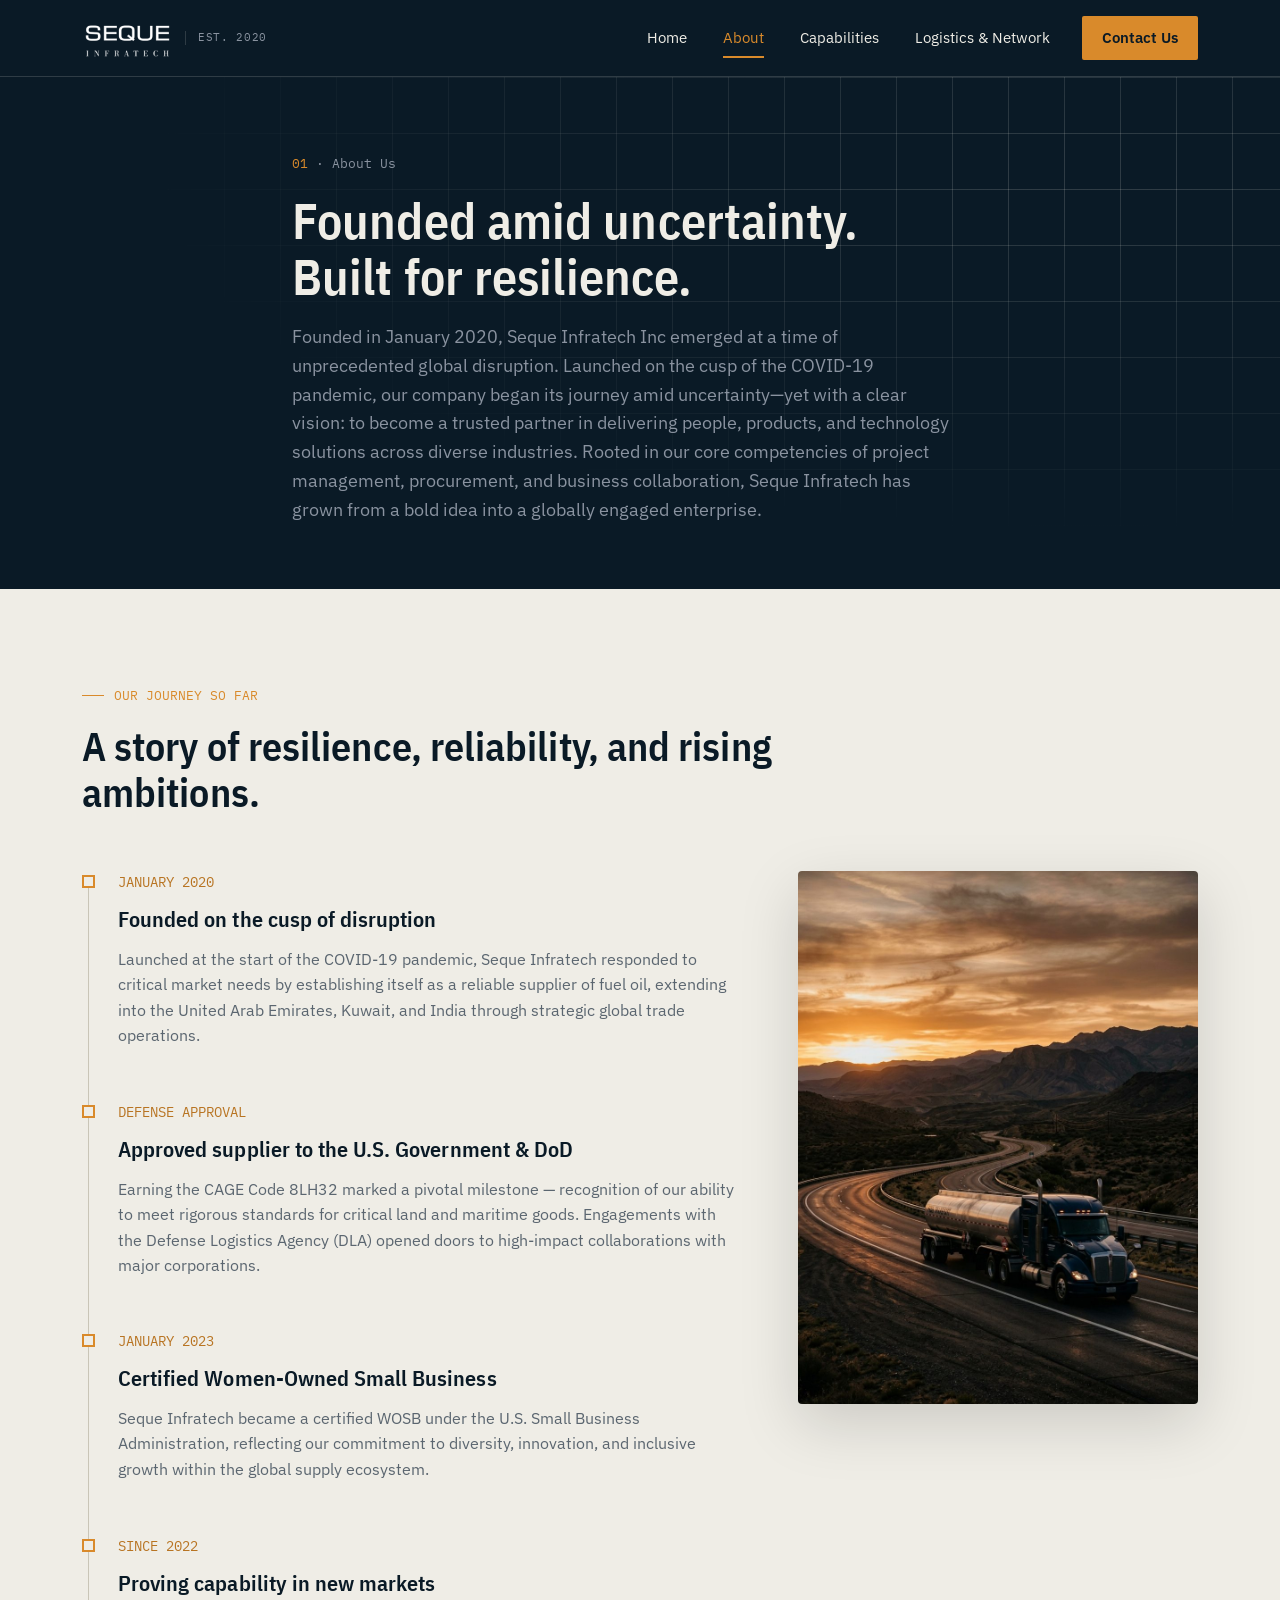
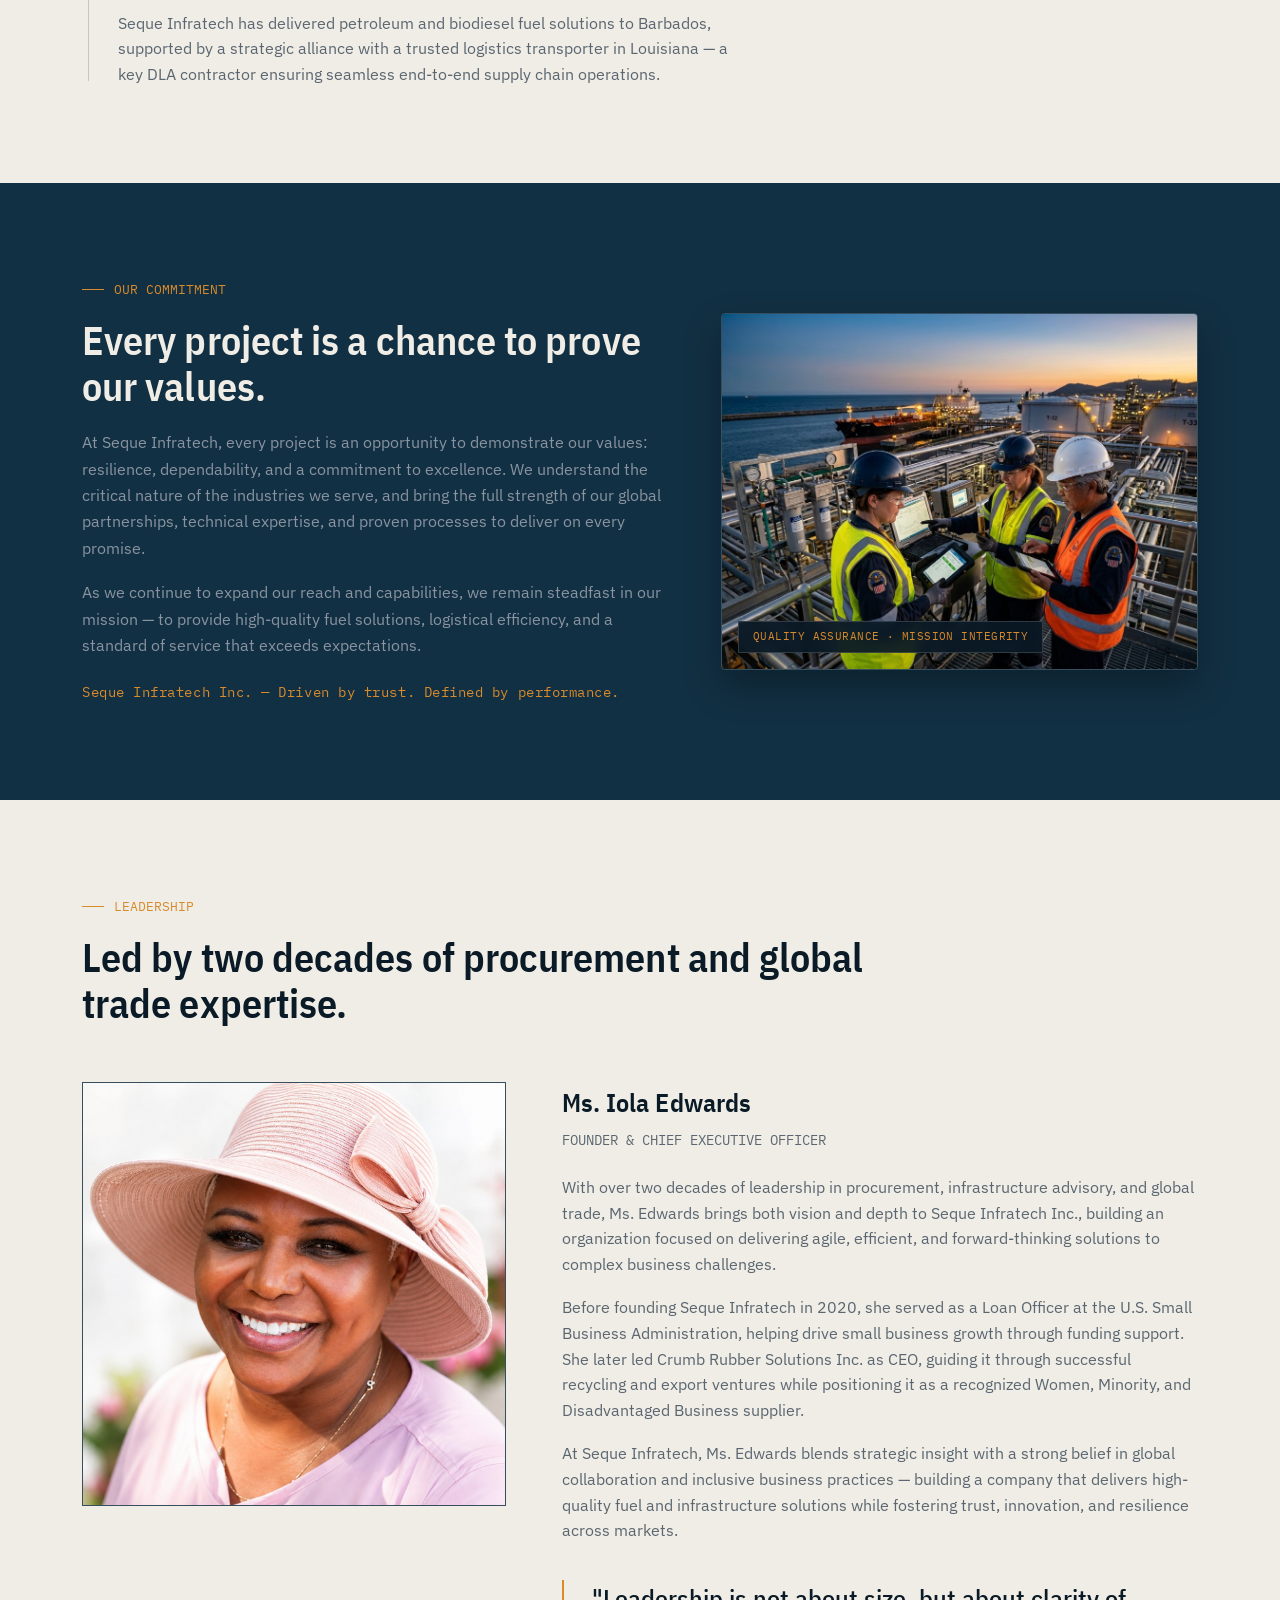
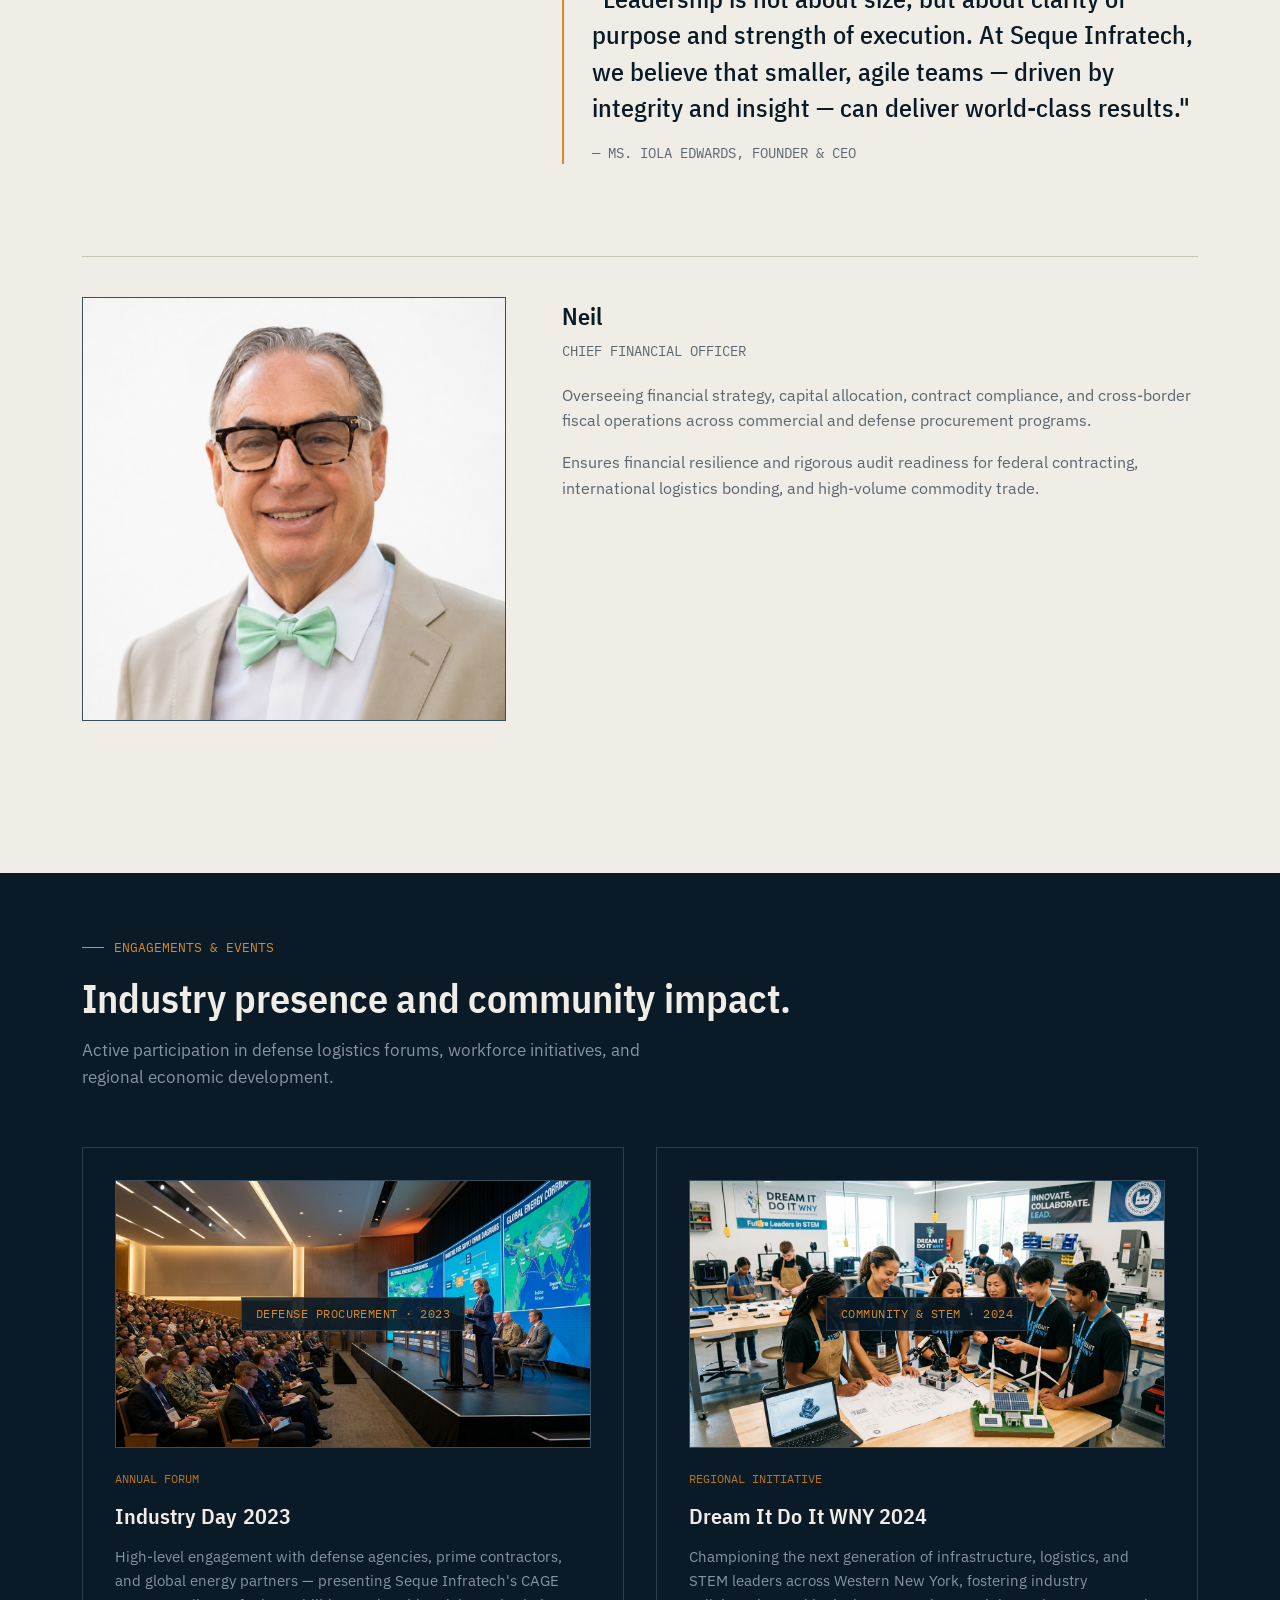
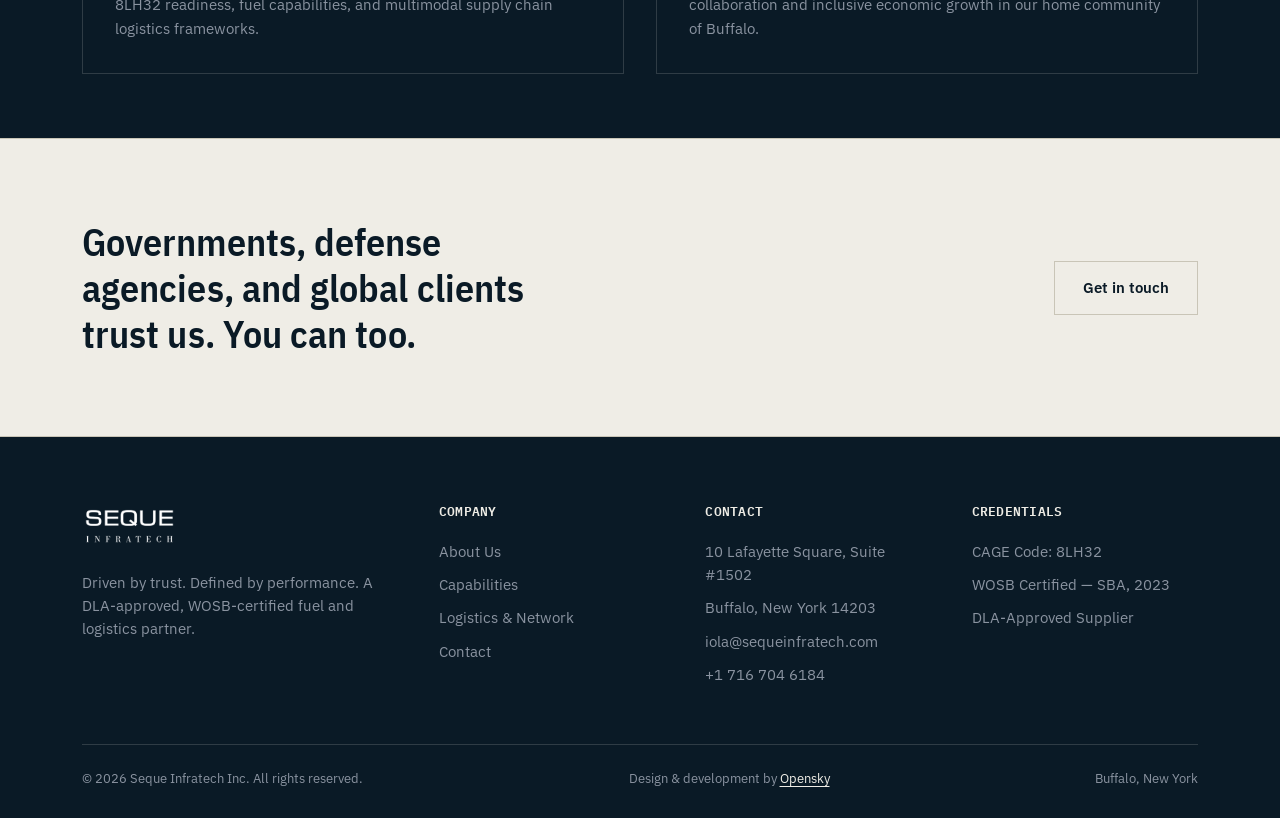
<file: about.html>
<!DOCTYPE html>
<html lang="en">
<head>
<meta charset="UTF-8">
<meta name="viewport" content="width=device-width, initial-scale=1">
<title>About Us — Seque Infratech Inc.</title>
<meta name="description" content="From a pandemic-era startup to a DLA-approved, WOSB-certified fuel supplier — the story of Seque Infratech Inc. and its founder, Iola Edwards.">
<link rel="preconnect" href="https://fonts.googleapis.com">
<link rel="preconnect" href="https://fonts.gstatic.com" crossorigin>
<link href="https://fonts.googleapis.com/css2?family=IBM+Plex+Sans:wght@400;500;600;700&family=IBM+Plex+Sans+Condensed:wght@500;600;700&family=IBM+Plex+Mono:wght@400;500&display=swap" rel="stylesheet">
<link rel="stylesheet" href="css/style.css">
</head>
<body>

<!-- Sticky Social Sidebar -->
<aside class="social-sidebar" aria-label="Social media links">
  <a href="https://www.facebook.com/share/19N5kKEtQu/" class="social-btn social-fb" target="_blank" rel="noopener" aria-label="Facebook">
    <svg viewBox="0 0 24 24" xmlns="http://www.w3.org/2000/svg"><path d="M18 2h-3a5 5 0 0 0-5 5v3H7v4h3v8h4v-8h3l1-4h-4V7a1 1 0 0 1 1-1h3z"/></svg>
  </a>
  <a href="https://www.linkedin.com/company/seque-infratech-inc/?viewAsMember=true" class="social-btn social-li" target="_blank" rel="noopener" aria-label="LinkedIn">
    <svg viewBox="0 0 24 24" xmlns="http://www.w3.org/2000/svg"><path d="M16 8a6 6 0 0 1 6 6v7h-4v-7a2 2 0 0 0-2-2 2 2 0 0 0-2 2v7h-4v-7a6 6 0 0 1 6-6z"/><rect x="2" y="9" width="4" height="12"/><circle cx="4" cy="4" r="2"/></svg>
  </a>
</aside>

<header class="site-header">
  <div class="wrap nav">
    <a href="index.html" class="brand">
      <img src="Logo-light.png" alt="Seque Infratech" class="brand-logo">
      <span class="sub">EST. 2020</span>
    </a>
    <nav class="nav-links">
      <a href="index.html">Home</a>
      <a href="about.html" class="active">About</a>
      <a href="capabilities.html">Capabilities</a>
      <a href="logistics.html">Logistics &amp; Network</a>
      <a href="contact.html" class="nav-cta">Contact Us</a>
    </nav>
    <button class="nav-toggle" aria-label="Toggle navigation"><span></span></button>
  </div>
</header>

<section class="page-hero">
  <div class="wrap page-hero-inner">
    <div class="breadcrumb"><span class="amber">01</span> · About Us</div>
    <h1>Founded amid uncertainty.<br>Built for resilience.</h1>
    <p>Founded in January 2020, Seque Infratech Inc emerged at a time of unprecedented global disruption. Launched on the cusp of the COVID-19 pandemic, our company began its journey amid uncertainty—yet with a clear vision: to become a trusted partner in delivering people, products, and technology solutions across diverse industries. Rooted in our core competencies of project management, procurement, and business collaboration, Seque Infratech has grown from a bold idea into a globally engaged enterprise.</p>
  </div>
</section>

<section class="section">
  <div class="wrap">
    <div class="section-head">
      <div class="eyebrow">OUR JOURNEY SO FAR</div>
      <h2>A story of resilience, reliability, and rising ambitions.</h2>
    </div>
    <div class="journey-grid">
      <div class="timeline">
        <div class="tl-item">
          <div class="tl-year">JANUARY 2020</div>
          <h3>Founded on the cusp of disruption</h3>
          <p>Launched at the start of the COVID-19 pandemic, Seque Infratech responded to critical market needs by establishing itself as a reliable supplier of fuel oil, extending into the United Arab Emirates, Kuwait, and India through strategic global trade operations.</p>
        </div>
        <div class="tl-item">
          <div class="tl-year">DEFENSE APPROVAL</div>
          <h3>Approved supplier to the U.S. Government &amp; DoD</h3>
          <p>Earning the CAGE Code 8LH32 marked a pivotal milestone — recognition of our ability to meet rigorous standards for critical land and maritime goods. Engagements with the Defense Logistics Agency (DLA) opened doors to high-impact collaborations with major corporations.</p>
        </div>
        <div class="tl-item">
          <div class="tl-year">JANUARY 2023</div>
          <h3>Certified Women-Owned Small Business</h3>
          <p>Seque Infratech became a certified WOSB under the U.S. Small Business Administration, reflecting our commitment to diversity, innovation, and inclusive growth within the global supply ecosystem.</p>
        </div>
        <div class="tl-item">
          <div class="tl-year">SINCE 2022</div>
          <h3>Proving capability in new markets</h3>
          <p>Seque Infratech has delivered petroleum and biodiesel fuel solutions to Barbados, supported by a strategic alliance with a trusted logistics transporter in Louisiana — a key DLA contractor ensuring seamless end-to-end supply chain operations.</p>
        </div>
      </div>
      <div class="journey-img-wrap">
        <img src="images/about-journey.jpg" alt="Fuel tanker on highway at sunset — Seque Infratech journey" class="journey-img">
      </div>
    </div>
  </div>
</section>


<section class="section on-steel">
  <div class="wrap">
    <div class="commitment-grid">
      <div>
        <div class="eyebrow">OUR COMMITMENT</div>
        <h2 style="font-size:clamp(28px,3.4vw,40px); line-height:1.15; color:var(--paper); margin-bottom:20px;">Every project is a chance to prove our values.</h2>
        <p style="color:var(--grey-light); font-size:16px; line-height:1.65;">At Seque Infratech, every project is an opportunity to demonstrate our values: resilience, dependability, and a commitment to excellence. We understand the critical nature of the industries we serve, and bring the full strength of our global partnerships, technical expertise, and proven processes to deliver on every promise.</p>
        <p style="color:var(--grey-light); font-size:16px; line-height:1.65; margin-top:18px;">As we continue to expand our reach and capabilities, we remain steadfast in our mission — to provide high-quality fuel solutions, logistical efficiency, and a standard of service that exceeds expectations.</p>
        <p style="margin-top:24px; font-family:var(--font-mono); font-size:13.5px; color:var(--amber); letter-spacing:0.04em;">Seque Infratech Inc. — Driven by trust. Defined by performance.</p>
      </div>
      <div>
        <div class="commitment-media reveal-scale">
          <img src="images/about-commitment.jpg" alt="Seque Infratech fuel quality assurance and operational excellence" loading="lazy">
          <div class="commitment-badge">QUALITY ASSURANCE · MISSION INTEGRITY</div>
        </div>
      </div>
    </div>
  </div>
</section>

<section class="section">
  <div class="wrap">
    <div class="section-head">
      <div class="eyebrow">LEADERSHIP</div>
      <h2>Led by two decades of procurement and global trade expertise.</h2>
    </div>
    <div class="leadership-grid">
      <div>
        <div class="monogram has-photo">
          <img src="images/ms-iola-edwards.jpeg" alt="Ms. Iola Edwards — Founder &amp; CEO" class="monogram-img">
        </div>
      </div>
      <div>
        <h3 style="font-size:26px; color:var(--ink); margin-bottom:6px;">Ms. Iola Edwards</h3>
        <p style="color:var(--grey); font-family:var(--font-mono); font-size:13.5px; margin-bottom:24px;">FOUNDER &amp; CHIEF EXECUTIVE OFFICER</p>
        <p style="color:var(--grey); font-size:16px; margin-bottom:18px;">With over two decades of leadership in procurement, infrastructure advisory, and global trade, Ms. Edwards brings both vision and depth to Seque Infratech Inc., building an organization focused on delivering agile, efficient, and forward-thinking solutions to complex business challenges.</p>
        <p style="color:var(--grey); font-size:16px; margin-bottom:18px;">Before founding Seque Infratech in 2020, she served as a Loan Officer at the U.S. Small Business Administration, helping drive small business growth through funding support. She later led Crumb Rubber Solutions Inc. as CEO, guiding it through successful recycling and export ventures while positioning it as a recognized Women, Minority, and Disadvantaged Business supplier.</p>
        <p style="color:var(--grey); font-size:16px;">At Seque Infratech, Ms. Edwards blends strategic insight with a strong belief in global collaboration and inclusive business practices — building a company that delivers high-quality fuel and infrastructure solutions while fostering trust, innovation, and resilience across markets.</p>

        <div class="quote-block">
          <p>"Leadership is not about size, but about clarity of purpose and strength of execution. At Seque Infratech, we believe that smaller, agile teams — driven by integrity and insight — can deliver world-class results."</p>
          <cite>— MS. IOLA EDWARDS, FOUNDER &amp; CEO</cite>
        </div>
      </div>
    </div>

    <div class="leadership-grid">
      <div>
        <div class="monogram has-photo">
          <img src="images/Neil.jpeg" alt="Neil — Chief Financial Officer" class="monogram-img">
        </div>
      </div>
      <div>
        <h3 style="font-size:24px; color:var(--ink); margin-bottom:6px;">Neil</h3>
        <p style="color:var(--grey); font-family:var(--font-mono); font-size:13.5px; margin-bottom:20px;">CHIEF FINANCIAL OFFICER</p>
        <p style="color:var(--grey); font-size:16px; margin-bottom:16px;">Overseeing financial strategy, capital allocation, contract compliance, and cross-border fiscal operations across commercial and defense procurement programs.</p>
        <p style="color:var(--grey); font-size:16px;">Ensures financial resilience and rigorous audit readiness for federal contracting, international logistics bonding, and high-volume commodity trade.</p>
      </div>
    </div>
  </div>
</section>

<section class="section on-dark tight">
  <div class="wrap">
    <div class="section-head">
      <div class="eyebrow">ENGAGEMENTS &amp; EVENTS</div>
      <h2>Industry presence and community impact.</h2>
      <p>Active participation in defense logistics forums, workforce initiatives, and regional economic development.</p>
    </div>

    <div class="event-grid">
      <div class="event-card" style="background:var(--ink); border-color:var(--line-dark);">
        <div class="event-media-box">
          <img src="images/event-industry-day.jpg" alt="Industry Day 2023" class="event-media-img">
          <span class="event-badge">DEFENSE PROCUREMENT · 2023</span>
        </div>
        <span class="event-tag">ANNUAL FORUM</span>
        <h3 style="color:var(--paper);">Industry Day 2023</h3>
        <p style="color:var(--grey-light);">High-level engagement with defense agencies, prime contractors, and global energy partners — presenting Seque Infratech's CAGE 8LH32 readiness, fuel capabilities, and multimodal supply chain logistics frameworks.</p>
      </div>

      <div class="event-card" style="background:var(--ink); border-color:var(--line-dark);">
        <div class="event-media-box">
          <img src="images/event-dream-it-do-it.jpg" alt="Dream It Do It WNY 2024" class="event-media-img">
          <span class="event-badge">COMMUNITY &amp; STEM · 2024</span>
        </div>
        <span class="event-tag">REGIONAL INITIATIVE</span>
        <h3 style="color:var(--paper);">Dream It Do It WNY 2024</h3>
        <p style="color:var(--grey-light);">Championing the next generation of infrastructure, logistics, and STEM leaders across Western New York, fostering industry collaboration and inclusive economic growth in our home community of Buffalo.</p>
      </div>
    </div>
  </div>
</section>

<section class="cta-band">
  <div class="wrap">
    <h2>Governments, defense agencies, and global clients trust us. You can too.</h2>
    <a href="contact.html" class="btn btn-outline-dark">Get in touch</a>
  </div>
</section>

<footer class="site-footer">
  <div class="wrap">
    <div class="footer-grid">
      <div>
        <a href="index.html" class="footer-brand" aria-label="Seque Infratech">
          <img src="Logo-light.png" alt="Seque Infratech Inc." class="footer-logo">
        </a>
        <p>Driven by trust. Defined by performance. A DLA-approved, WOSB-certified fuel and logistics partner.</p>
      </div>
      <div>
        <h4>COMPANY</h4>
        <ul>
          <li><a href="about.html">About Us</a></li>
          <li><a href="capabilities.html">Capabilities</a></li>
          <li><a href="logistics.html">Logistics &amp; Network</a></li>
          <li><a href="contact.html">Contact</a></li>
        </ul>
      </div>
      <div>
        <h4>CONTACT</h4>
        <ul>
          <li>10 Lafayette Square, Suite #1502</li>
          <li>Buffalo, New York 14203</li>
          <li><a href="mailto:iola@sequeinfratech.com">iola@sequeinfratech.com</a></li>
          <li><a href="tel:+17167046184">+1 716 704 6184</a></li>
        </ul>
      </div>
      <div>
        <h4>CREDENTIALS</h4>
        <ul>
          <li>CAGE Code: 8LH32</li>
          <li>WOSB Certified — SBA, 2023</li>
          <li>DLA-Approved Supplier</li>
        </ul>
      </div>
    </div>
    <div class="footer-bottom">
      <span>© 2026 Seque Infratech Inc. All rights reserved.</span>
      <span>Design &amp; development by <a href="https://openskyglobal.com/" target="_blank" rel="noopener noreferrer">Opensky</a></span>
      <span>Buffalo, New York</span>
    </div>
  </div>
</footer>

<script src="js/main.js"></script>
</body>
</html>
</file>
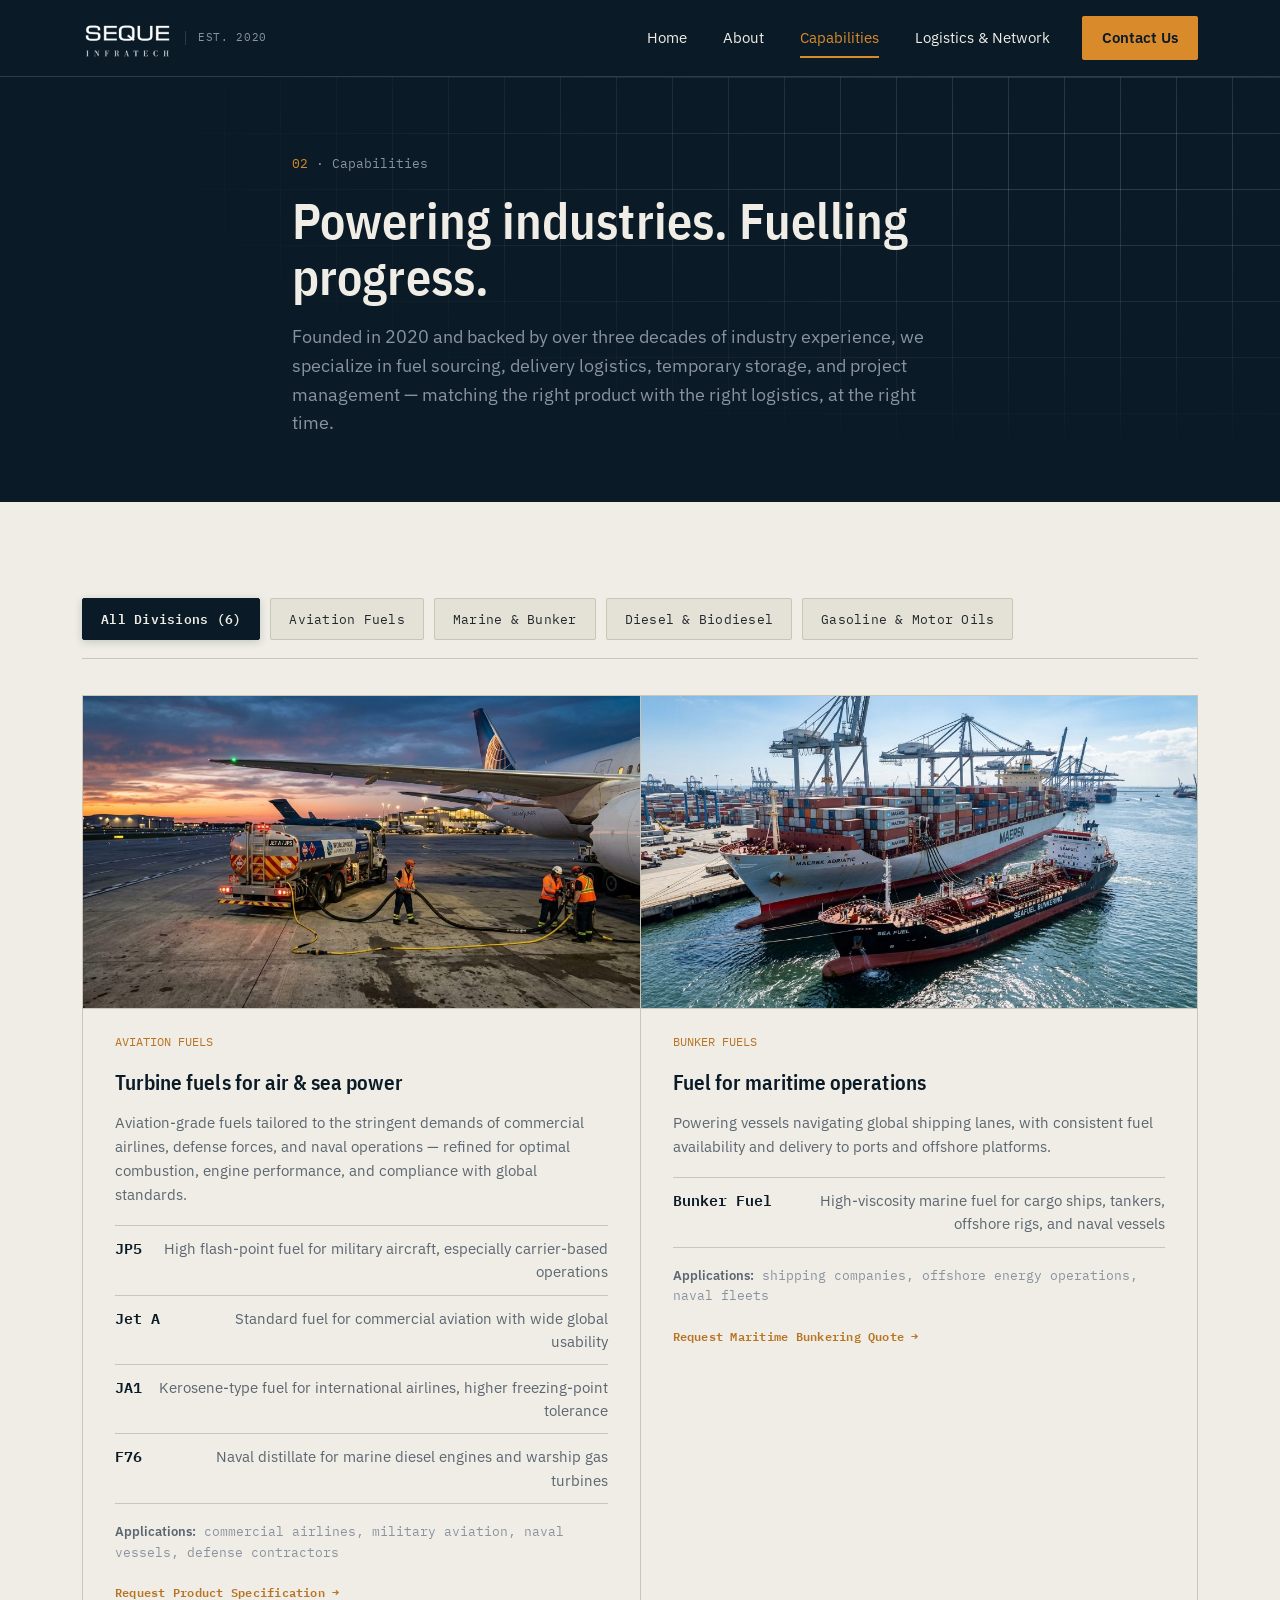
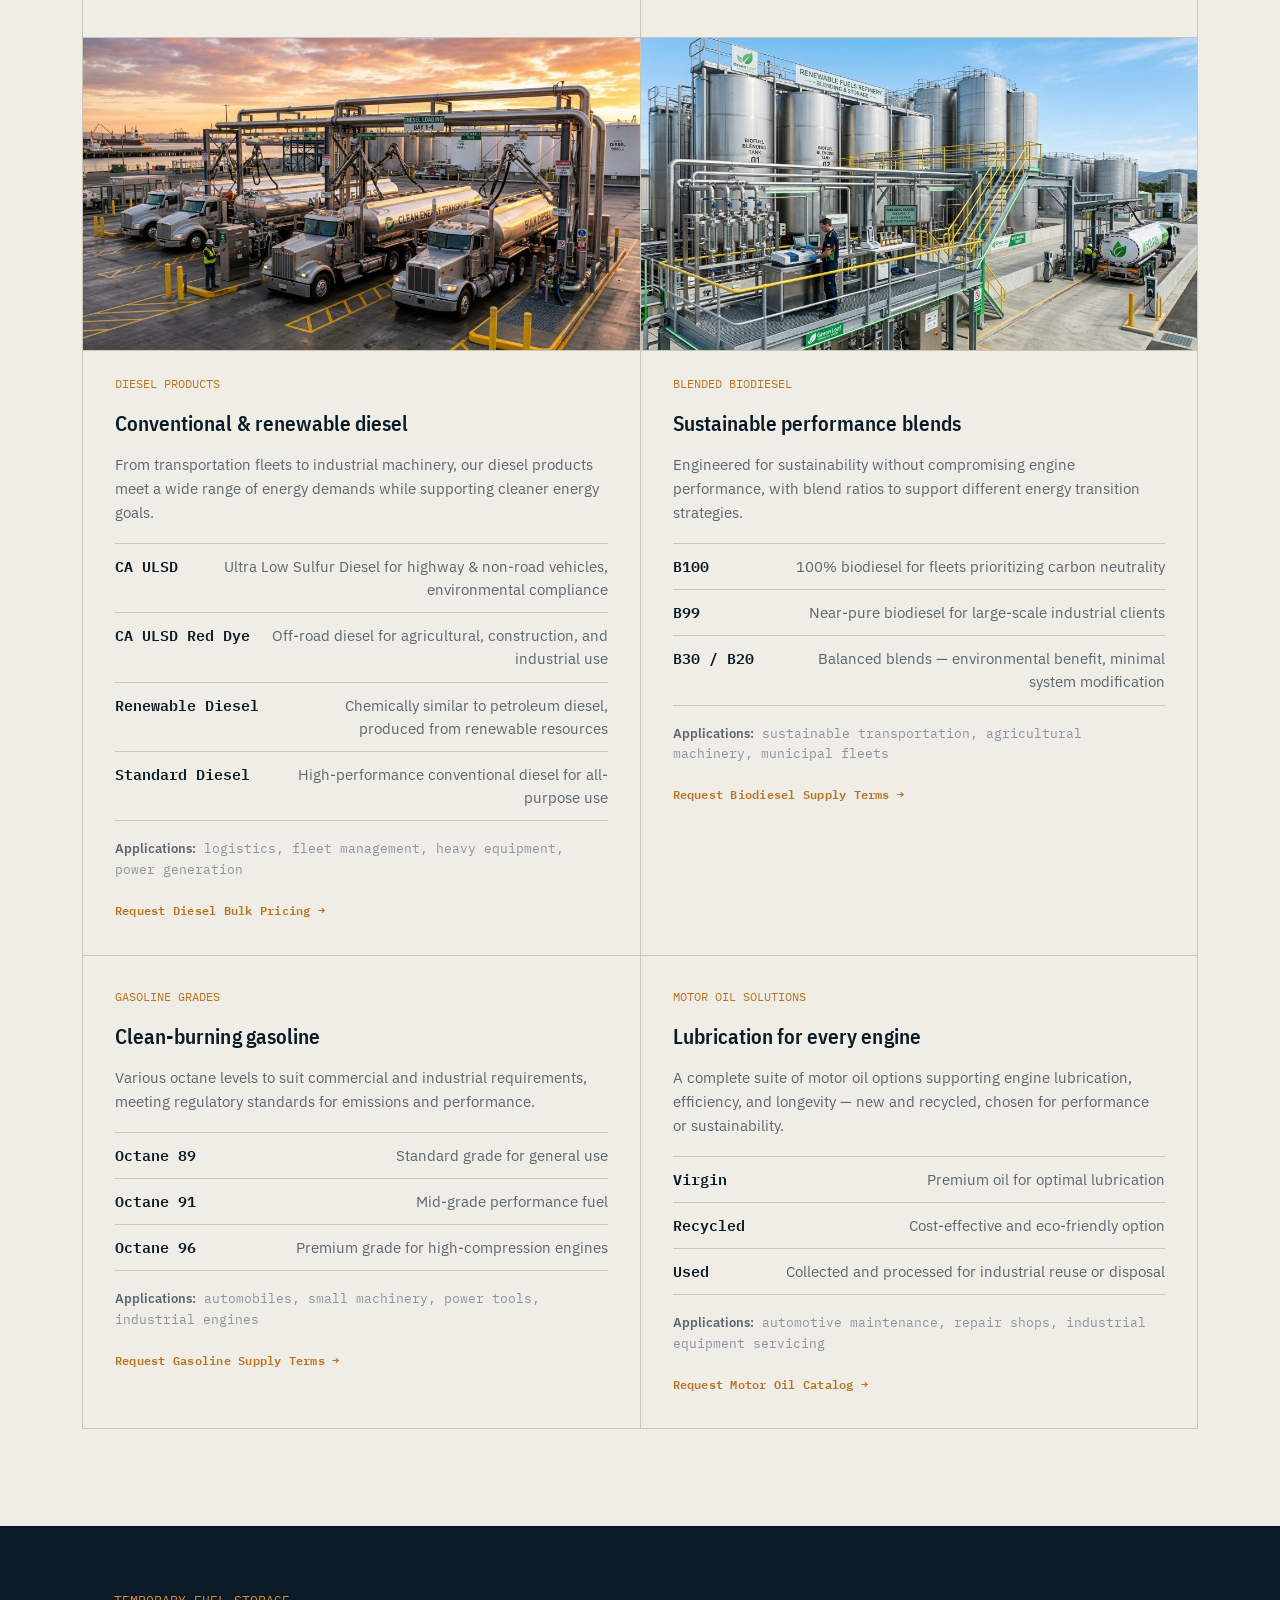
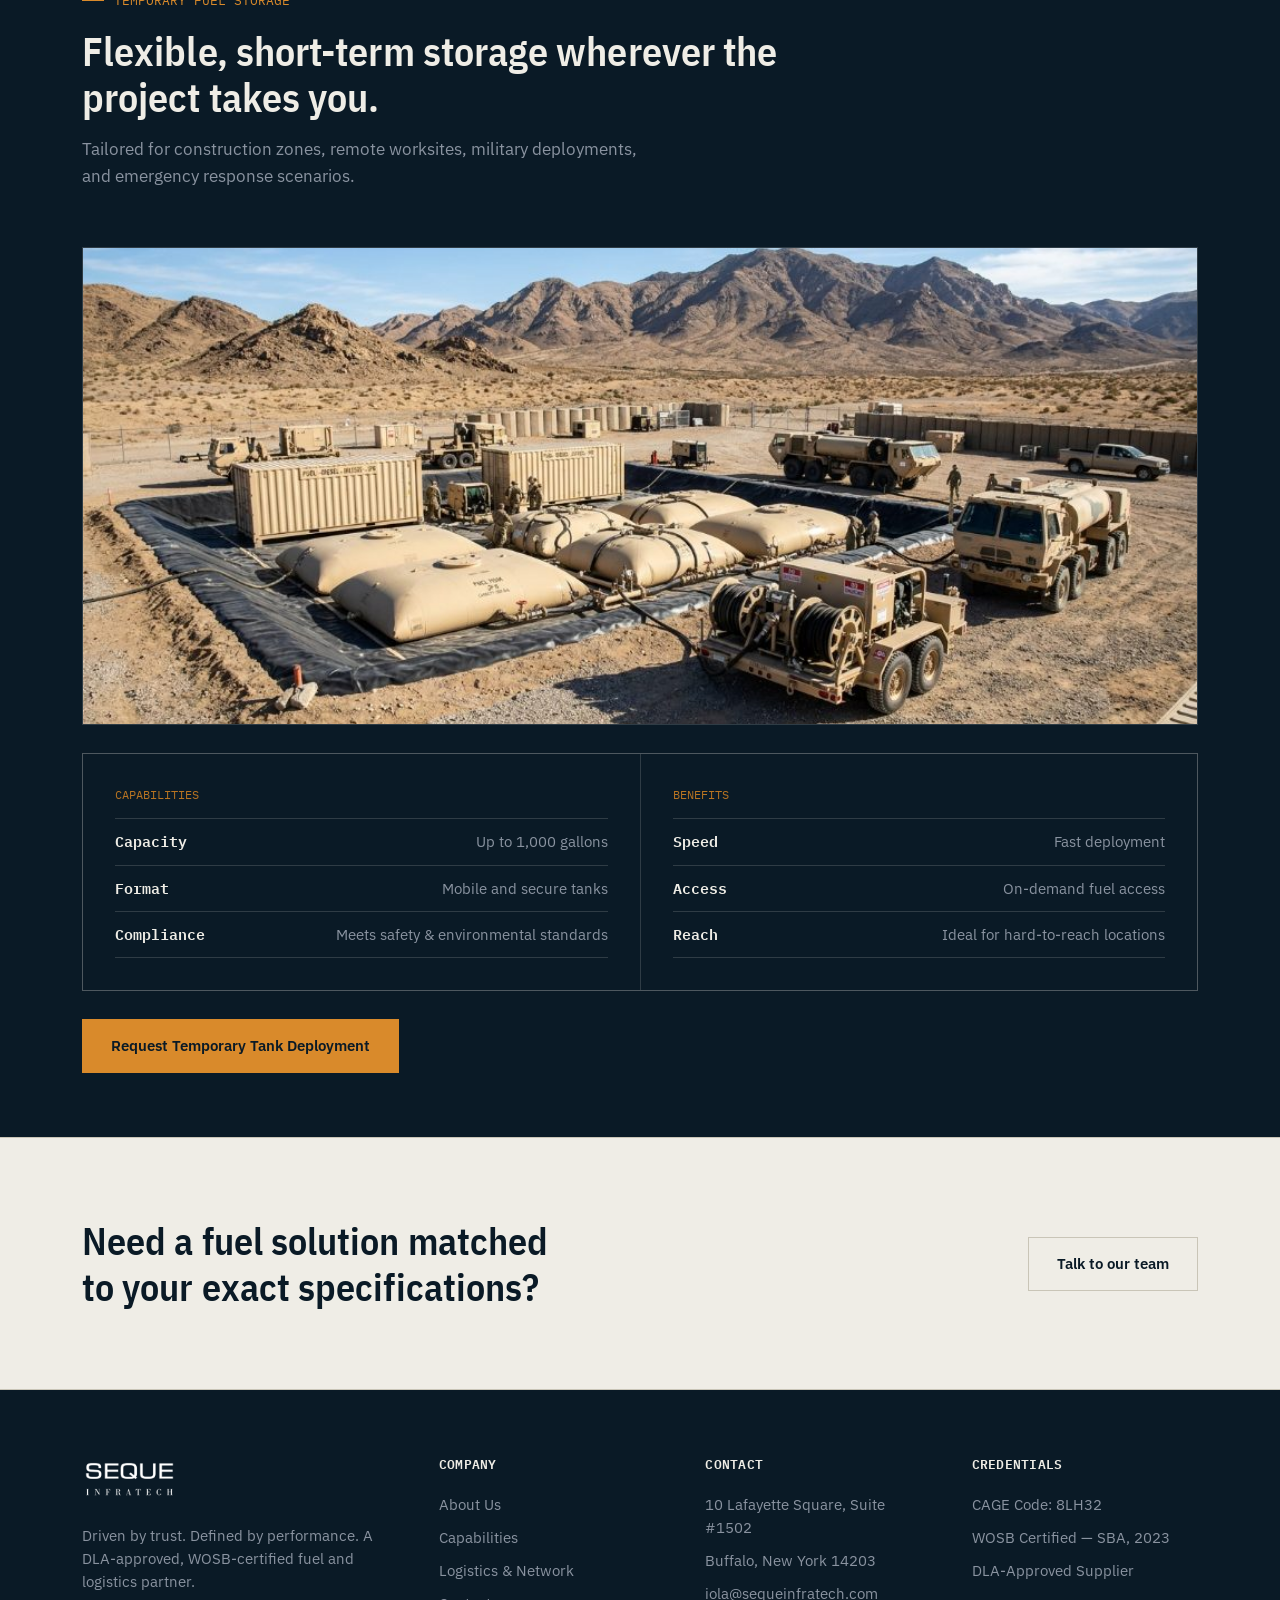
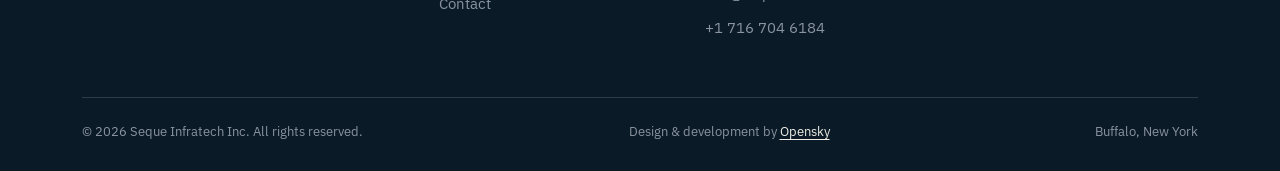
<file: capabilities.html>
<!DOCTYPE html>
<html lang="en">
<head>
<meta charset="UTF-8">
<meta name="viewport" content="width=device-width, initial-scale=1">
<title>Capabilities — Products &amp; Solutions | Seque Infratech Inc.</title>
<meta name="description" content="Aviation, marine, diesel, biodiesel, gasoline, and motor oil products, plus temporary fuel storage — from Seque Infratech Inc.">
<link rel="preconnect" href="https://fonts.googleapis.com">
<link rel="preconnect" href="https://fonts.gstatic.com" crossorigin>
<link href="https://fonts.googleapis.com/css2?family=IBM+Plex+Sans:wght@400;500;600;700&family=IBM+Plex+Sans+Condensed:wght@500;600;700&family=IBM+Plex+Mono:wght@400;500&display=swap" rel="stylesheet">
<link rel="stylesheet" href="css/style.css">
</head>
<body>

<!-- Sticky Social Sidebar -->
<aside class="social-sidebar" aria-label="Social media links">
  <a href="https://www.facebook.com/share/19N5kKEtQu/" class="social-btn social-fb" target="_blank" rel="noopener" aria-label="Facebook">
    <svg viewBox="0 0 24 24" xmlns="http://www.w3.org/2000/svg"><path d="M18 2h-3a5 5 0 0 0-5 5v3H7v4h3v8h4v-8h3l1-4h-4V7a1 1 0 0 1 1-1h3z"/></svg>
  </a>
  <a href="https://www.linkedin.com/company/seque-infratech-inc/?viewAsMember=true" class="social-btn social-li" target="_blank" rel="noopener" aria-label="LinkedIn">
    <svg viewBox="0 0 24 24" xmlns="http://www.w3.org/2000/svg"><path d="M16 8a6 6 0 0 1 6 6v7h-4v-7a2 2 0 0 0-2-2 2 2 0 0 0-2 2v7h-4v-7a6 6 0 0 1 6-6z"/><rect x="2" y="9" width="4" height="12"/><circle cx="4" cy="4" r="2"/></svg>
  </a>
</aside>

<header class="site-header">
  <div class="wrap nav">
    <a href="index.html" class="brand">
      <img src="Logo-light.png" alt="Seque Infratech" class="brand-logo">
      <span class="sub">EST. 2020</span>
    </a>
    <nav class="nav-links">
      <a href="index.html">Home</a>
      <a href="about.html">About</a>
      <a href="capabilities.html" class="active">Capabilities</a>
      <a href="logistics.html">Logistics &amp; Network</a>
      <a href="contact.html" class="nav-cta">Contact Us</a>
    </nav>
    <button class="nav-toggle" aria-label="Toggle navigation"><span></span></button>
  </div>
</header>

<section class="page-hero">
  <div class="wrap page-hero-inner">
    <div class="breadcrumb"><span class="amber">02</span> · Capabilities</div>
    <h1>Powering industries. Fuelling progress.</h1>
    <p>Founded in 2020 and backed by over three decades of industry experience, we specialize in fuel sourcing, delivery logistics, temporary storage, and project management — matching the right product with the right logistics, at the right time.</p>
  </div>
</section>

<section class="section">
  <div class="wrap">

    <div class="filter-bar">
      <button class="filter-btn active" data-filter="all">All Divisions (6)</button>
      <button class="filter-btn" data-filter="aviation">Aviation Fuels</button>
      <button class="filter-btn" data-filter="marine">Marine &amp; Bunker</button>
      <button class="filter-btn" data-filter="diesel">Diesel &amp; Biodiesel</button>
      <button class="filter-btn" data-filter="gasoline">Gasoline &amp; Motor Oils</button>
    </div>

    <div class="grid cols-2" id="specGrid" style="margin-bottom:1px;">

      <div class="spec-card" data-category="aviation">
        <div class="card-media"><img src="images/fuel-aviation.jpg" alt="Aviation Fuels" fetchpriority="high"></div>
        <span class="tag">AVIATION FUELS</span>
        <h3>Turbine fuels for air &amp; sea power</h3>
        <p>Aviation-grade fuels tailored to the stringent demands of commercial airlines, defense forces, and naval operations — refined for optimal combustion, engine performance, and compliance with global standards.</p>
        <ul class="spec-list">
          <li><span class="code">JP5</span><span class="desc">High flash-point fuel for military aircraft, especially carrier-based operations</span></li>
          <li><span class="code">Jet A</span><span class="desc">Standard fuel for commercial aviation with wide global usability</span></li>
          <li><span class="code">JA1</span><span class="desc">Kerosene-type fuel for international airlines, higher freezing-point tolerance</span></li>
          <li><span class="code">F76</span><span class="desc">Naval distillate for marine diesel engines and warship gas turbines</span></li>
        </ul>
        <div class="apps"><b>Applications:</b> commercial airlines, military aviation, naval vessels, defense contractors</div>
        <a href="contact.html?product=Aviation%20Fuels" class="card-quote-btn">Request Product Specification &rarr;</a>
      </div>

      <div class="spec-card" data-category="marine">
        <div class="card-media"><img src="images/fuel-marine-bunker.jpg" alt="Marine &amp; Bunker Fuels" fetchpriority="high"></div>
        <span class="tag">BUNKER FUELS</span>
        <h3>Fuel for maritime operations</h3>
        <p>Powering vessels navigating global shipping lanes, with consistent fuel availability and delivery to ports and offshore platforms.</p>
        <ul class="spec-list">
          <li><span class="code">Bunker Fuel</span><span class="desc">High-viscosity marine fuel for cargo ships, tankers, offshore rigs, and naval vessels</span></li>
        </ul>
        <div class="apps"><b>Applications:</b> shipping companies, offshore energy operations, naval fleets</div>
        <a href="contact.html?product=Bunker%20Fuels" class="card-quote-btn">Request Maritime Bunkering Quote &rarr;</a>
      </div>

      <div class="spec-card" data-category="diesel">
        <div class="card-media"><img src="images/fuel-diesel-fleet.jpg" alt="Diesel Products" loading="lazy"></div>
        <span class="tag">DIESEL PRODUCTS</span>
        <h3>Conventional &amp; renewable diesel</h3>
        <p>From transportation fleets to industrial machinery, our diesel products meet a wide range of energy demands while supporting cleaner energy goals.</p>
        <ul class="spec-list">
          <li><span class="code">CA ULSD</span><span class="desc">Ultra Low Sulfur Diesel for highway &amp; non-road vehicles, environmental compliance</span></li>
          <li><span class="code">CA ULSD Red Dye</span><span class="desc">Off-road diesel for agricultural, construction, and industrial use</span></li>
          <li><span class="code">Renewable Diesel</span><span class="desc">Chemically similar to petroleum diesel, produced from renewable resources</span></li>
          <li><span class="code">Standard Diesel</span><span class="desc">High-performance conventional diesel for all-purpose use</span></li>
        </ul>
        <div class="apps"><b>Applications:</b> logistics, fleet management, heavy equipment, power generation</div>
        <a href="contact.html?product=Diesel%20Products" class="card-quote-btn">Request Diesel Bulk Pricing &rarr;</a>
      </div>

      <div class="spec-card" data-category="diesel">
        <div class="card-media"><img src="images/fuel-biodiesel.jpg" alt="Blended Biodiesel" loading="lazy"></div>
        <span class="tag">BLENDED BIODIESEL</span>
        <h3>Sustainable performance blends</h3>
        <p>Engineered for sustainability without compromising engine performance, with blend ratios to support different energy transition strategies.</p>
        <ul class="spec-list">
          <li><span class="code">B100</span><span class="desc">100% biodiesel for fleets prioritizing carbon neutrality</span></li>
          <li><span class="code">B99</span><span class="desc">Near-pure biodiesel for large-scale industrial clients</span></li>
          <li><span class="code">B30 / B20</span><span class="desc">Balanced blends — environmental benefit, minimal system modification</span></li>
        </ul>
        <div class="apps"><b>Applications:</b> sustainable transportation, agricultural machinery, municipal fleets</div>
        <a href="contact.html?product=Blended%20Biodiesel" class="card-quote-btn">Request Biodiesel Supply Terms &rarr;</a>
      </div>

      <div class="spec-card" data-category="gasoline">
        <span class="tag">GASOLINE GRADES</span>
        <h3>Clean-burning gasoline</h3>
        <p>Various octane levels to suit commercial and industrial requirements, meeting regulatory standards for emissions and performance.</p>
        <ul class="spec-list">
          <li><span class="code">Octane 89</span><span class="desc">Standard grade for general use</span></li>
          <li><span class="code">Octane 91</span><span class="desc">Mid-grade performance fuel</span></li>
          <li><span class="code">Octane 96</span><span class="desc">Premium grade for high-compression engines</span></li>
        </ul>
        <div class="apps"><b>Applications:</b> automobiles, small machinery, power tools, industrial engines</div>
        <a href="contact.html?product=Gasoline%20Grades" class="card-quote-btn">Request Gasoline Supply Terms &rarr;</a>
      </div>

      <div class="spec-card" data-category="gasoline">
        <span class="tag">MOTOR OIL SOLUTIONS</span>
        <h3>Lubrication for every engine</h3>
        <p>A complete suite of motor oil options supporting engine lubrication, efficiency, and longevity — new and recycled, chosen for performance or sustainability.</p>
        <ul class="spec-list">
          <li><span class="code">Virgin</span><span class="desc">Premium oil for optimal lubrication</span></li>
          <li><span class="code">Recycled</span><span class="desc">Cost-effective and eco-friendly option</span></li>
          <li><span class="code">Used</span><span class="desc">Collected and processed for industrial reuse or disposal</span></li>
        </ul>
        <div class="apps"><b>Applications:</b> automotive maintenance, repair shops, industrial equipment servicing</div>
        <a href="contact.html?product=Motor%20Oil%20Solutions" class="card-quote-btn">Request Motor Oil Catalog &rarr;</a>
      </div>

    </div>
  </div>
</section>

<section class="section on-dark tight">
  <div class="wrap">
    <div class="section-head">
      <div class="eyebrow">TEMPORARY FUEL STORAGE</div>
      <h2>Flexible, short-term storage wherever the project takes you.</h2>
      <p>Tailored for construction zones, remote worksites, military deployments, and emergency response scenarios.</p>
    </div>
    <div class="media-banner" style="border-color:var(--line-dark); margin-bottom:28px;">
      <img src="images/fuel-temporary-storage.jpg" alt="Tactical Temporary Fuel Storage Depot" loading="lazy">
    </div>
    <div class="grid cols-2" style="background:var(--line-dark); border-color:var(--line-dark);">
      <div class="spec-card" style="background:var(--ink);">
        <span class="tag">CAPABILITIES</span>
        <ul class="spec-list" style="border-top:1px solid var(--line-dark);">
          <li style="border-bottom:1px solid var(--line-dark);"><span class="code" style="color:var(--paper);">Capacity</span><span class="desc" style="color:var(--grey-light);">Up to 1,000 gallons</span></li>
          <li style="border-bottom:1px solid var(--line-dark);"><span class="code" style="color:var(--paper);">Format</span><span class="desc" style="color:var(--grey-light);">Mobile and secure tanks</span></li>
          <li style="border-bottom:1px solid var(--line-dark);"><span class="code" style="color:var(--paper);">Compliance</span><span class="desc" style="color:var(--grey-light);">Meets safety &amp; environmental standards</span></li>
        </ul>
      </div>
      <div class="spec-card" style="background:var(--ink);">
        <span class="tag">BENEFITS</span>
        <ul class="spec-list" style="border-top:1px solid var(--line-dark);">
          <li style="border-bottom:1px solid var(--line-dark);"><span class="code" style="color:var(--paper);">Speed</span><span class="desc" style="color:var(--grey-light);">Fast deployment</span></li>
          <li style="border-bottom:1px solid var(--line-dark);"><span class="code" style="color:var(--paper);">Access</span><span class="desc" style="color:var(--grey-light);">On-demand fuel access</span></li>
          <li style="border-bottom:1px solid var(--line-dark);"><span class="code" style="color:var(--paper);">Reach</span><span class="desc" style="color:var(--grey-light);">Ideal for hard-to-reach locations</span></li>
        </ul>
      </div>
    </div>
    <div style="margin-top:28px;">
      <a href="contact.html?product=Temporary%20Fuel%20Storage" class="btn btn-amber">Request Temporary Tank Deployment</a>
    </div>
  </div>
</section>

<section class="cta-band">
  <div class="wrap">
    <h2>Need a fuel solution matched to your exact specifications?</h2>
    <a href="contact.html" class="btn btn-outline-dark">Talk to our team</a>
  </div>
</section>

<footer class="site-footer">
  <div class="wrap">
    <div class="footer-grid">
      <div>
        <a href="index.html" class="footer-brand" aria-label="Seque Infratech">
          <img src="Logo-light.png" alt="Seque Infratech Inc." class="footer-logo">
        </a>
        <p>Driven by trust. Defined by performance. A DLA-approved, WOSB-certified fuel and logistics partner.</p>
      </div>
      <div>
        <h4>COMPANY</h4>
        <ul>
          <li><a href="about.html">About Us</a></li>
          <li><a href="capabilities.html">Capabilities</a></li>
          <li><a href="logistics.html">Logistics &amp; Network</a></li>
          <li><a href="contact.html">Contact</a></li>
        </ul>
      </div>
      <div>
        <h4>CONTACT</h4>
        <ul>
          <li>10 Lafayette Square, Suite #1502</li>
          <li>Buffalo, New York 14203</li>
          <li><a href="mailto:iola@sequeinfratech.com">iola@sequeinfratech.com</a></li>
          <li><a href="tel:+17167046184">+1 716 704 6184</a></li>
        </ul>
      </div>
      <div>
        <h4>CREDENTIALS</h4>
        <ul>
          <li>CAGE Code: 8LH32</li>
          <li>WOSB Certified — SBA, 2023</li>
          <li>DLA-Approved Supplier</li>
        </ul>
      </div>
    </div>
    <div class="footer-bottom">
      <span>© 2026 Seque Infratech Inc. All rights reserved.</span>
      <span>Design &amp; development by <a href="https://openskyglobal.com/" target="_blank" rel="noopener noreferrer">Opensky</a></span>
      <span>Buffalo, New York</span>
    </div>
  </div>
</footer>

<script src="js/main.js"></script>
</body>
</html>
</file>
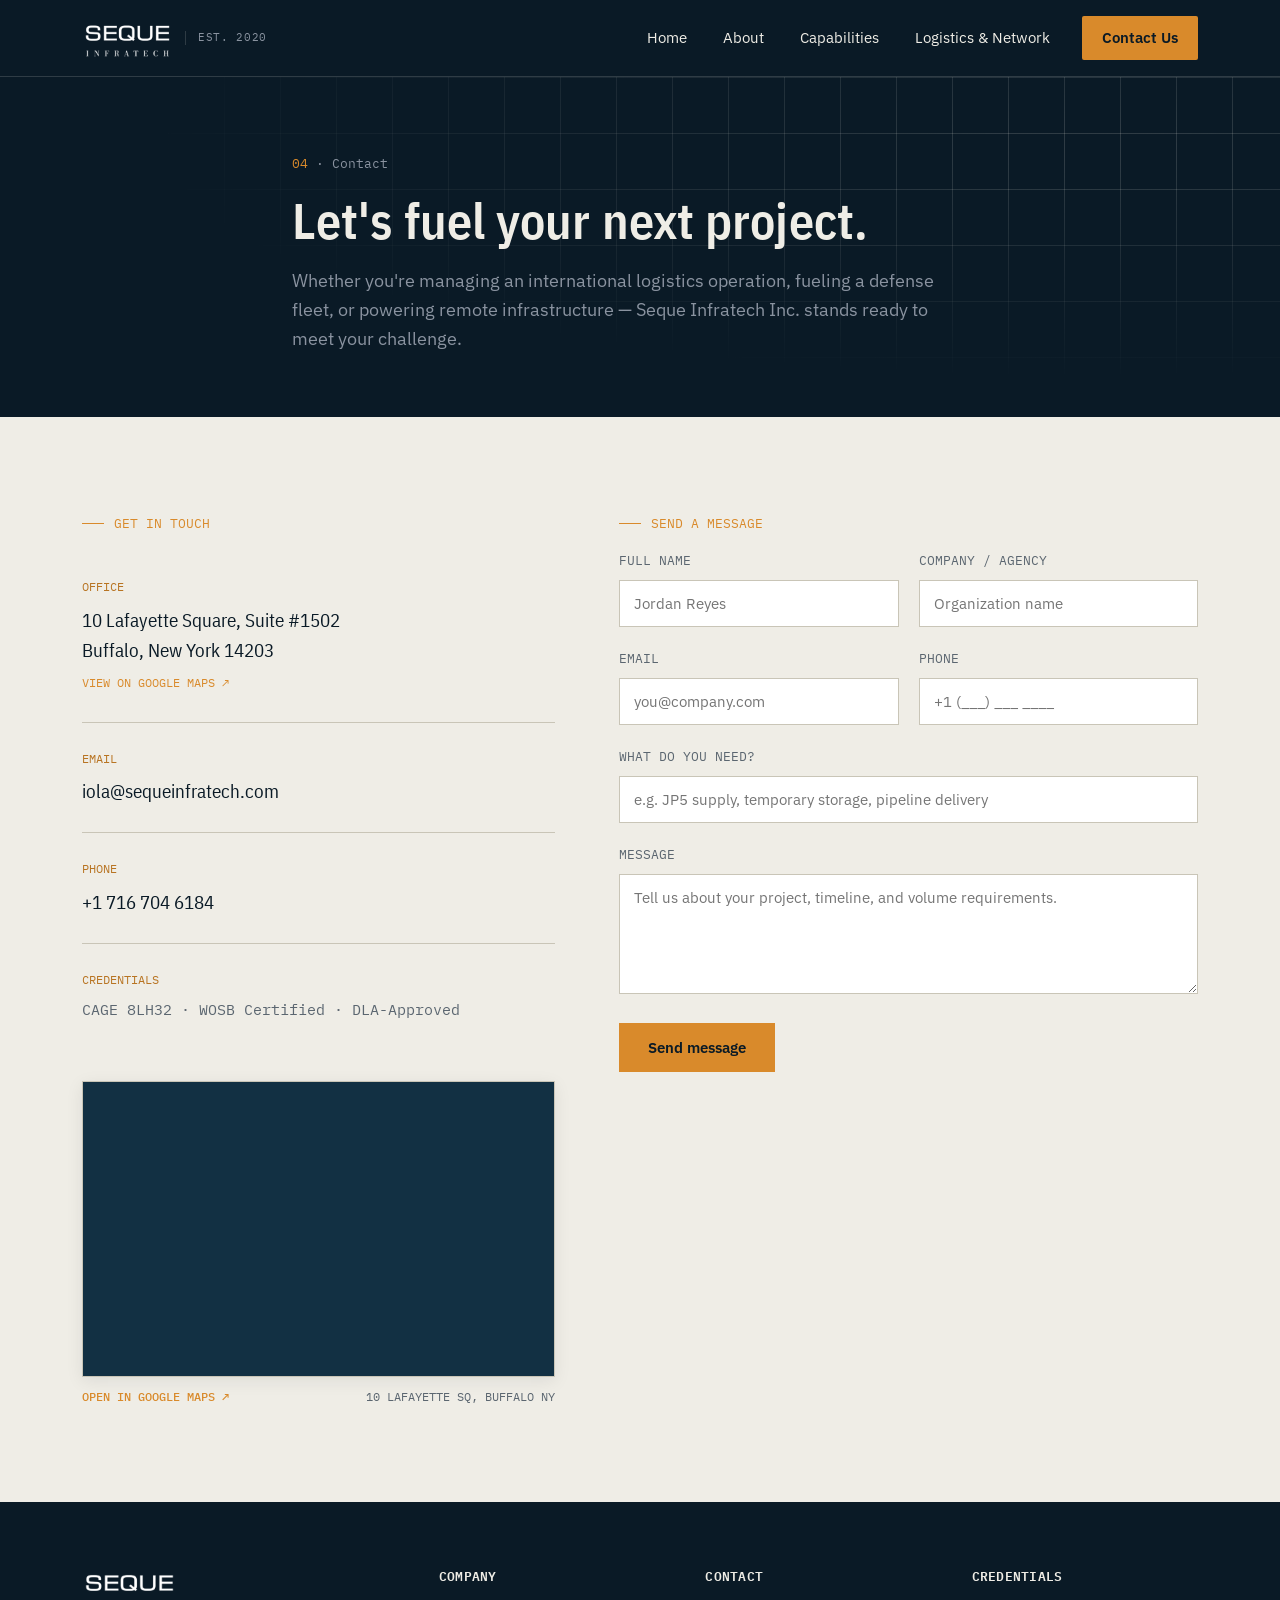
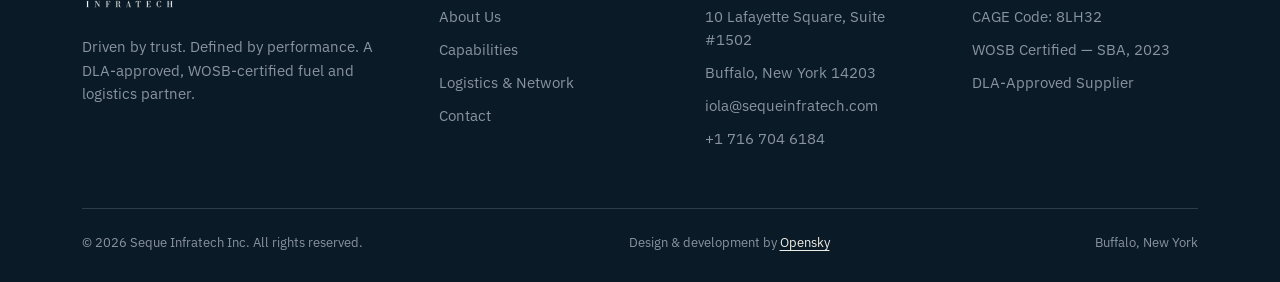
<file: contact.html>
<!DOCTYPE html>
<html lang="en">
<head>
<meta charset="UTF-8">
<meta name="viewport" content="width=device-width, initial-scale=1">
<title>Contact Us — Seque Infratech Inc.</title>
<meta name="description" content="Get in touch with Seque Infratech Inc. in Buffalo, New York, to discuss fuel supply and logistics solutions.">
<link rel="preconnect" href="https://fonts.googleapis.com">
<link rel="preconnect" href="https://fonts.gstatic.com" crossorigin>
<link href="https://fonts.googleapis.com/css2?family=IBM+Plex+Sans:wght@400;500;600;700&family=IBM+Plex+Sans+Condensed:wght@500;600;700&family=IBM+Plex+Mono:wght@400;500&display=swap" rel="stylesheet">
<link rel="stylesheet" href="css/style.css">
</head>
<body>

<!-- Sticky Social Sidebar -->
<aside class="social-sidebar" aria-label="Social media links">
  <a href="https://www.facebook.com/share/19N5kKEtQu/" class="social-btn social-fb" target="_blank" rel="noopener" aria-label="Facebook">
    <svg viewBox="0 0 24 24" xmlns="http://www.w3.org/2000/svg"><path d="M18 2h-3a5 5 0 0 0-5 5v3H7v4h3v8h4v-8h3l1-4h-4V7a1 1 0 0 1 1-1h3z"/></svg>
  </a>
  <a href="https://www.linkedin.com/company/seque-infratech-inc/?viewAsMember=true" class="social-btn social-li" target="_blank" rel="noopener" aria-label="LinkedIn">
    <svg viewBox="0 0 24 24" xmlns="http://www.w3.org/2000/svg"><path d="M16 8a6 6 0 0 1 6 6v7h-4v-7a2 2 0 0 0-2-2 2 2 0 0 0-2 2v7h-4v-7a6 6 0 0 1 6-6z"/><rect x="2" y="9" width="4" height="12"/><circle cx="4" cy="4" r="2"/></svg>
  </a>
</aside>

<header class="site-header">
  <div class="wrap nav">
    <a href="index.html" class="brand">
      <img src="Logo-light.png" alt="Seque Infratech" class="brand-logo">
      <span class="sub">EST. 2020</span>
    </a>
    <nav class="nav-links">
      <a href="index.html">Home</a>
      <a href="about.html">About</a>
      <a href="capabilities.html">Capabilities</a>
      <a href="logistics.html">Logistics &amp; Network</a>
      <a href="contact.html" class="nav-cta active">Contact Us</a>
    </nav>
    <button class="nav-toggle" aria-label="Toggle navigation"><span></span></button>
  </div>
</header>

<section class="page-hero">
  <div class="wrap page-hero-inner">
    <div class="breadcrumb"><span class="amber">04</span> · Contact</div>
    <h1>Let's fuel your next project.</h1>
    <p>Whether you're managing an international logistics operation, fueling a defense fleet, or powering remote infrastructure — Seque Infratech Inc. stands ready to meet your challenge.</p>
  </div>
</section>

<section class="section">
  <div class="wrap">
    <div class="contact-grid">

      <div>
        <div class="eyebrow">GET IN TOUCH</div>
        <div class="contact-detail">
          <span class="label">OFFICE</span>
          <span class="value">
            10 Lafayette Square, Suite #1502<br>Buffalo, New York 14203<br>
            <a href="https://maps.app.goo.gl/3ZBm2KGMsPB7rSFC9" target="_blank" rel="noopener noreferrer" style="display:inline-flex; align-items:center; gap:6px; margin-top:8px; font-size:12px; font-family:var(--font-mono); color:var(--amber); text-decoration:none;">
              <span>VIEW ON GOOGLE MAPS ↗</span>
            </a>
          </span>
        </div>
        <div class="contact-detail">
          <span class="label">EMAIL</span>
          <span class="value"><a href="mailto:iola@sequeinfratech.com">iola@sequeinfratech.com</a></span>
        </div>
        <div class="contact-detail">
          <span class="label">PHONE</span>
          <span class="value"><a href="tel:+17167046184">+1 716 704 6184</a></span>
        </div>
        <div class="contact-detail" style="border-bottom:none;">
          <span class="label">CREDENTIALS</span>
          <span class="value" style="font-size:15px; font-family:var(--font-mono); color:var(--grey);">CAGE 8LH32 · WOSB Certified · DLA-Approved</span>
        </div>

        <div class="map-embed-wrapper" style="margin-top:32px;">
          <div class="map-frame" style="position:relative; width:100%; aspect-ratio:16/10; border:1px solid var(--line); overflow:hidden; background:var(--steel);">
            <iframe
              src="https://maps.google.com/maps?q=10+Lafayette+Square,+Buffalo,+NY+14203&t=&z=15&ie=UTF8&iwloc=&output=embed"
              width="100%"
              height="100%"
              style="border:0; display:block; position:absolute; inset:0; width:100%; height:100%;"
              allowfullscreen=""
              loading="lazy"
              referrerpolicy="no-referrer-when-downgrade"
              title="Seque Infratech Headquarters — 10 Lafayette Square, Buffalo, NY">
            </iframe>
          </div>
          <div style="display:flex; justify-content:space-between; align-items:center; margin-top:10px; font-family:var(--font-mono); font-size:12px;">
            <a href="https://maps.app.goo.gl/3ZBm2KGMsPB7rSFC9" target="_blank" rel="noopener noreferrer" style="color:var(--amber); text-decoration:none; font-weight:500;">
              OPEN IN GOOGLE MAPS ↗
            </a>
            <span style="color:var(--grey);">10 LAFAYETTE SQ, BUFFALO NY</span>
          </div>
        </div>
      </div>

      <div>
        <div class="eyebrow">SEND A MESSAGE</div>
        <form>
          <div style="display:grid; grid-template-columns:1fr 1fr; gap:20px;">
            <div class="field">
              <label for="name">FULL NAME</label>
              <input type="text" id="name" name="name" placeholder="Jordan Reyes">
            </div>
            <div class="field">
              <label for="company">COMPANY / AGENCY</label>
              <input type="text" id="company" name="company" placeholder="Organization name">
            </div>
          </div>
          <div style="display:grid; grid-template-columns:1fr 1fr; gap:20px;">
            <div class="field">
              <label for="email">EMAIL</label>
              <input type="email" id="email" name="email" placeholder="you@company.com">
            </div>
            <div class="field">
              <label for="phone">PHONE</label>
              <input type="tel" id="phone" name="phone" placeholder="+1 (___) ___ ____">
            </div>
          </div>
          <div class="field">
            <label for="need">WHAT DO YOU NEED?</label>
            <input type="text" id="need" name="need" placeholder="e.g. JP5 supply, temporary storage, pipeline delivery">
          </div>
          <div class="field">
            <label for="message">MESSAGE</label>
            <textarea id="message" name="message" placeholder="Tell us about your project, timeline, and volume requirements."></textarea>
          </div>
          <button type="submit" class="btn btn-amber">Send message</button>
        </form>
      </div>

    </div>
  </div>
</section>

<footer class="site-footer">
  <div class="wrap">
    <div class="footer-grid">
      <div>
        <a href="index.html" class="footer-brand" aria-label="Seque Infratech">
          <img src="Logo-light.png" alt="Seque Infratech Inc." class="footer-logo">
        </a>
        <p>Driven by trust. Defined by performance. A DLA-approved, WOSB-certified fuel and logistics partner.</p>
      </div>
      <div>
        <h4>COMPANY</h4>
        <ul>
          <li><a href="about.html">About Us</a></li>
          <li><a href="capabilities.html">Capabilities</a></li>
          <li><a href="logistics.html">Logistics &amp; Network</a></li>
          <li><a href="contact.html">Contact</a></li>
        </ul>
      </div>
      <div>
        <h4>CONTACT</h4>
        <ul>
          <li>10 Lafayette Square, Suite #1502</li>
          <li>Buffalo, New York 14203</li>
          <li><a href="mailto:iola@sequeinfratech.com">iola@sequeinfratech.com</a></li>
          <li><a href="tel:+17167046184">+1 716 704 6184</a></li>
        </ul>
      </div>
      <div>
        <h4>CREDENTIALS</h4>
        <ul>
          <li>CAGE Code: 8LH32</li>
          <li>WOSB Certified — SBA, 2023</li>
          <li>DLA-Approved Supplier</li>
        </ul>
      </div>
    </div>
    <div class="footer-bottom">
      <span>© 2026 Seque Infratech Inc. All rights reserved.</span>
      <span>Design &amp; development by <a href="https://openskyglobal.com/" target="_blank" rel="noopener noreferrer">Opensky</a></span>
      <span>Buffalo, New York</span>
    </div>
  </div>
</footer>

<script src="js/main.js"></script>
</body>
</html>
</file>
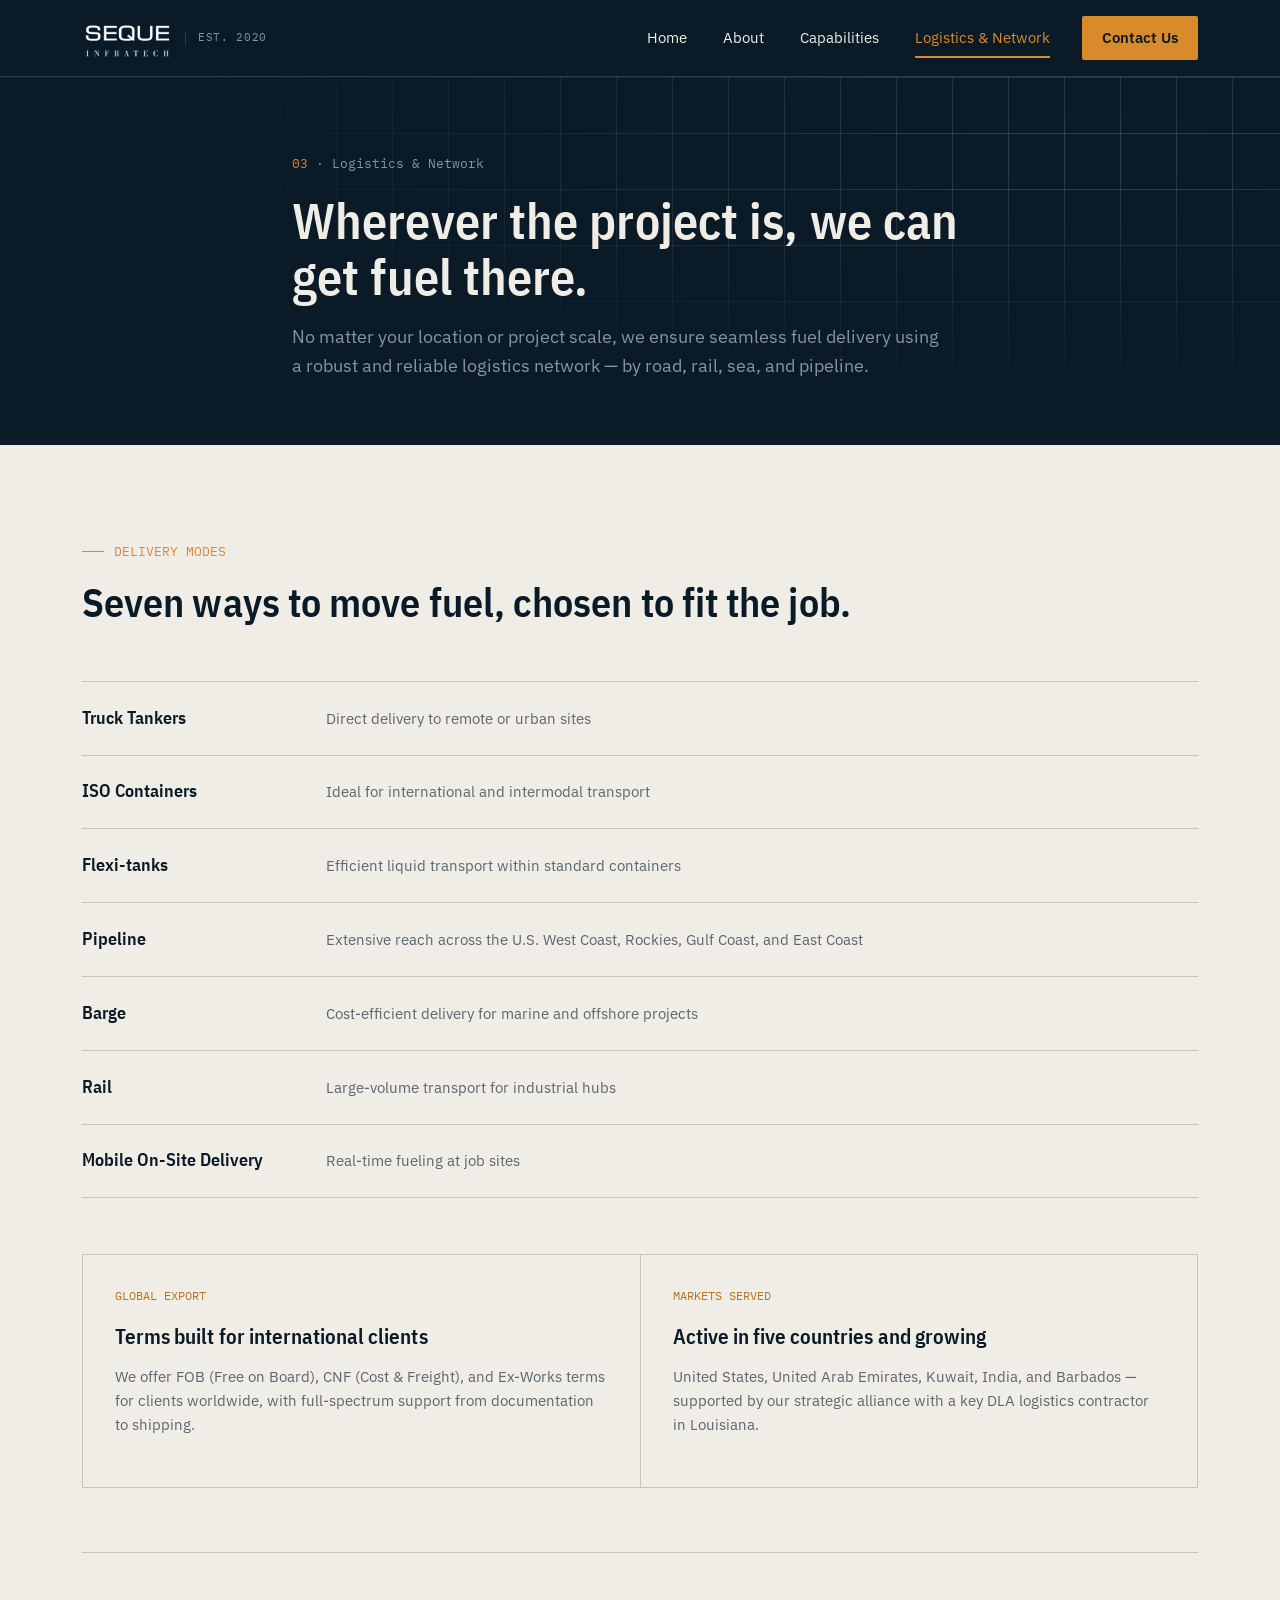
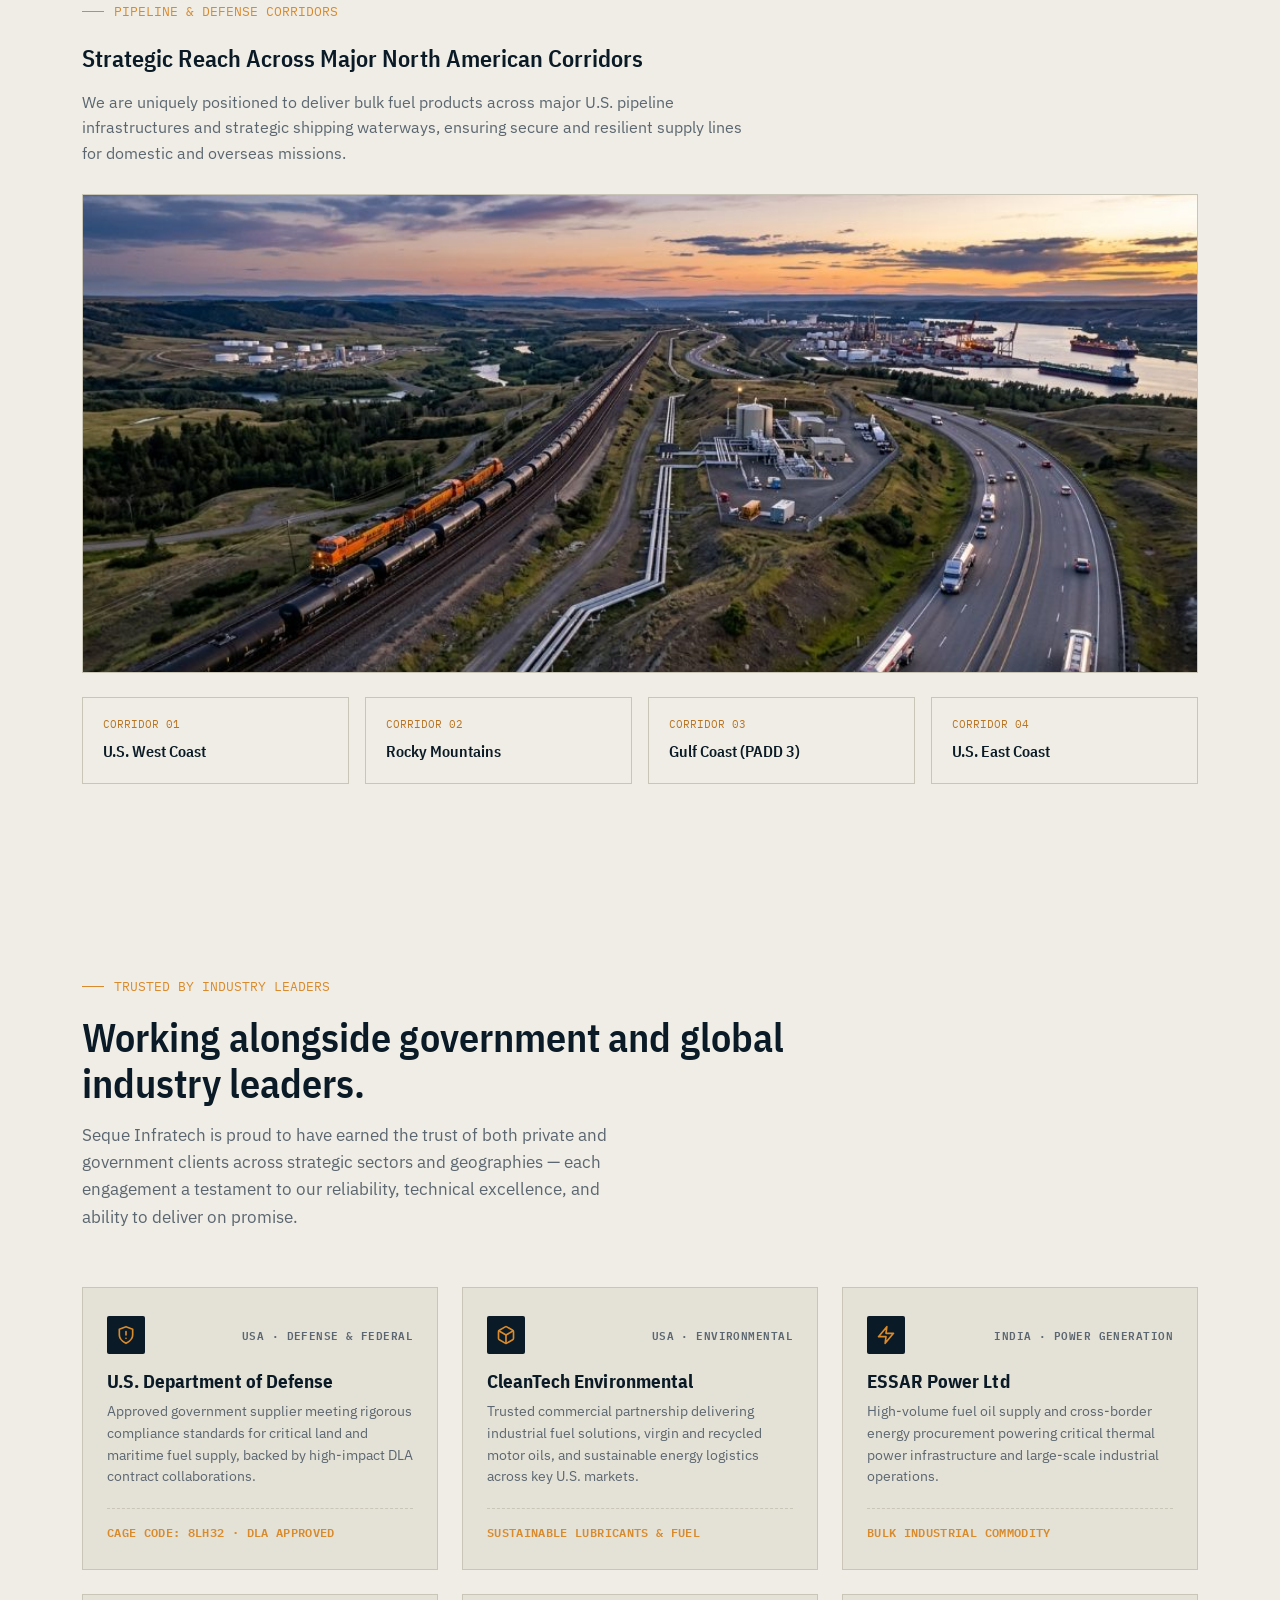
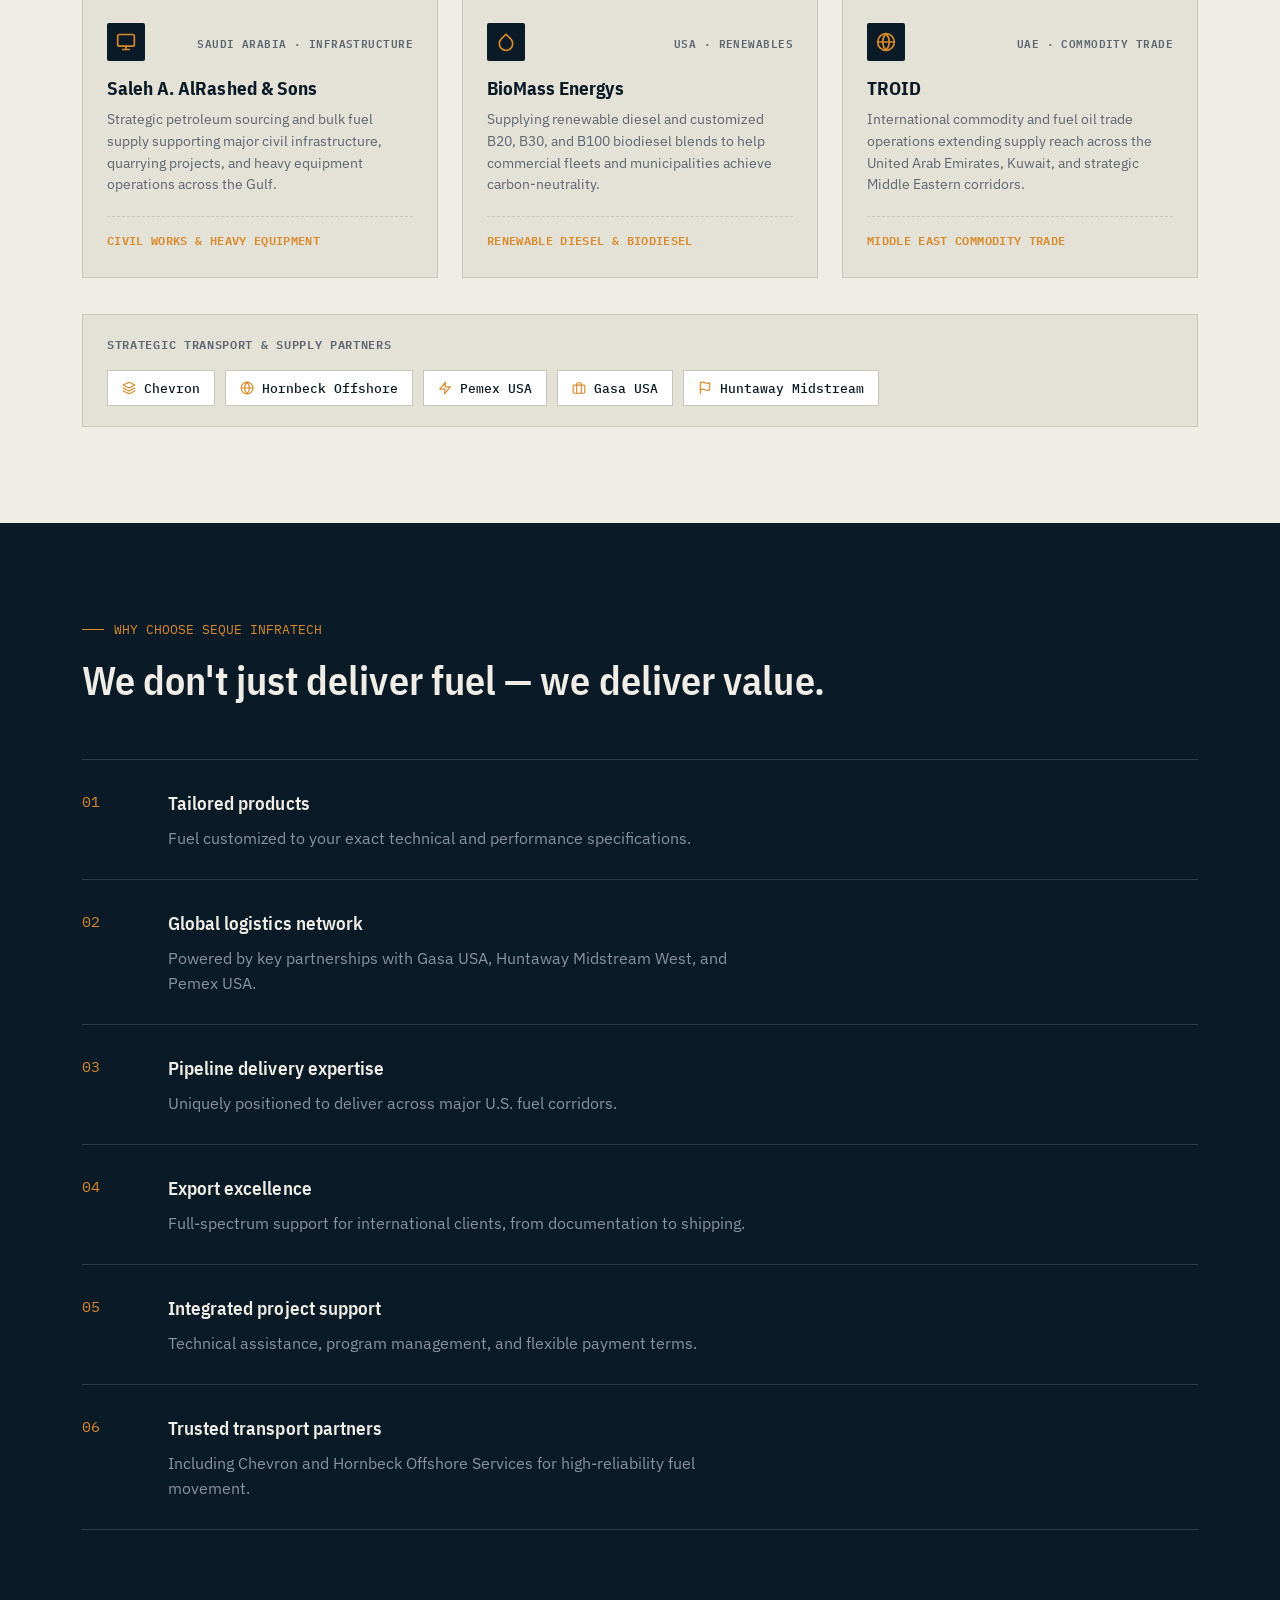
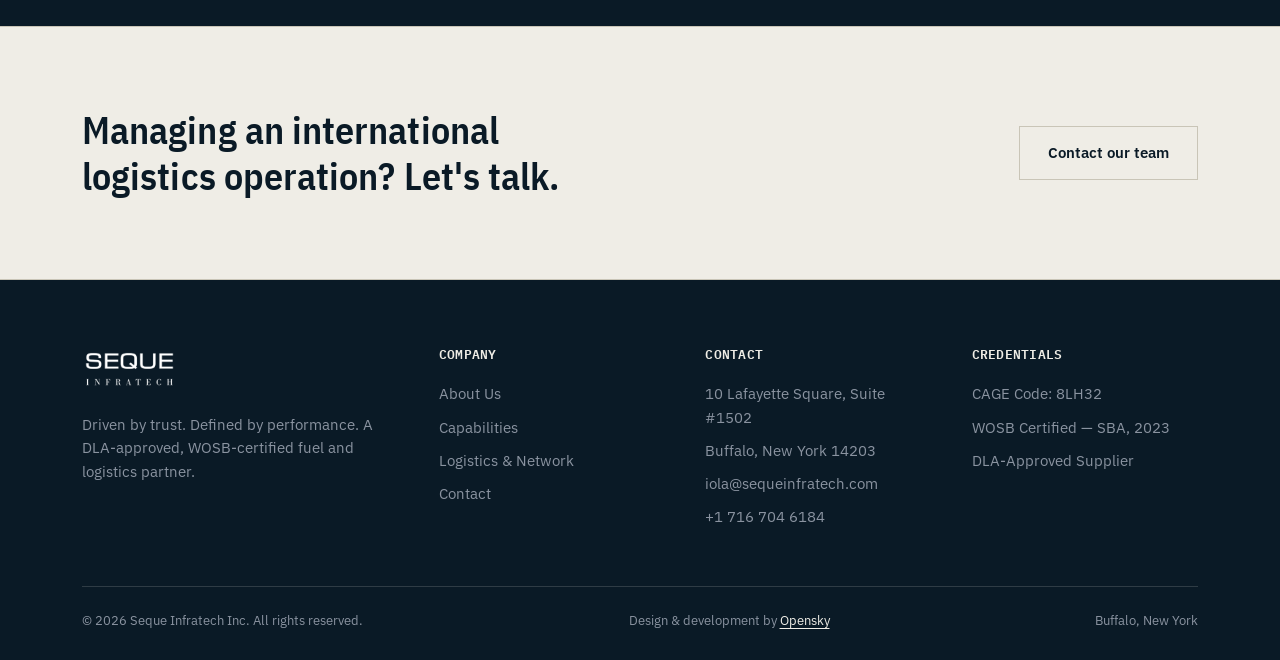
<file: logistics.html>
<!DOCTYPE html>
<html lang="en">
<head>
<meta charset="UTF-8">
<meta name="viewport" content="width=device-width, initial-scale=1">
<title>Logistics &amp; Global Network | Seque Infratech Inc.</title>
<meta name="description" content="Truck, rail, barge, pipeline, and ISO container delivery, global export options, and the partner network behind Seque Infratech Inc.">
<link rel="preconnect" href="https://fonts.googleapis.com">
<link rel="preconnect" href="https://fonts.gstatic.com" crossorigin>
<link href="https://fonts.googleapis.com/css2?family=IBM+Plex+Sans:wght@400;500;600;700&family=IBM+Plex+Sans+Condensed:wght@500;600;700&family=IBM+Plex+Mono:wght@400;500&display=swap" rel="stylesheet">
<link rel="stylesheet" href="css/style.css">
</head>
<body>

<!-- Sticky Social Sidebar -->
<aside class="social-sidebar" aria-label="Social media links">
  <a href="https://www.facebook.com/share/19N5kKEtQu/" class="social-btn social-fb" target="_blank" rel="noopener" aria-label="Facebook">
    <svg viewBox="0 0 24 24" xmlns="http://www.w3.org/2000/svg"><path d="M18 2h-3a5 5 0 0 0-5 5v3H7v4h3v8h4v-8h3l1-4h-4V7a1 1 0 0 1 1-1h3z"/></svg>
  </a>
  <a href="https://www.linkedin.com/company/seque-infratech-inc/?viewAsMember=true" class="social-btn social-li" target="_blank" rel="noopener" aria-label="LinkedIn">
    <svg viewBox="0 0 24 24" xmlns="http://www.w3.org/2000/svg"><path d="M16 8a6 6 0 0 1 6 6v7h-4v-7a2 2 0 0 0-2-2 2 2 0 0 0-2 2v7h-4v-7a6 6 0 0 1 6-6z"/><rect x="2" y="9" width="4" height="12"/><circle cx="4" cy="4" r="2"/></svg>
  </a>
</aside>

<header class="site-header">
  <div class="wrap nav">
    <a href="index.html" class="brand">
      <img src="Logo-light.png" alt="Seque Infratech" class="brand-logo">
      <span class="sub">EST. 2020</span>
    </a>
    <nav class="nav-links">
      <a href="index.html">Home</a>
      <a href="about.html">About</a>
      <a href="capabilities.html">Capabilities</a>
      <a href="logistics.html" class="active">Logistics &amp; Network</a>
      <a href="contact.html" class="nav-cta">Contact Us</a>
    </nav>
    <button class="nav-toggle" aria-label="Toggle navigation"><span></span></button>
  </div>
</header>

<section class="page-hero">
  <div class="wrap page-hero-inner">
    <div class="breadcrumb"><span class="amber">03</span> · Logistics &amp; Network</div>
    <h1>Wherever the project is, we can get fuel there.</h1>
    <p>No matter your location or project scale, we ensure seamless fuel delivery using a robust and reliable logistics network — by road, rail, sea, and pipeline.</p>
  </div>
</section>

<section class="section">
  <div class="wrap">
    <div class="section-head">
      <div class="eyebrow">DELIVERY MODES</div>
      <h2>Seven ways to move fuel, chosen to fit the job.</h2>
    </div>
    <div>
      <div class="mode-row">
        <span class="mode-name">Truck Tankers</span>
        <span class="mode-desc">Direct delivery to remote or urban sites</span>
      </div>
      <div class="mode-row">
        <span class="mode-name">ISO Containers</span>
        <span class="mode-desc">Ideal for international and intermodal transport</span>
      </div>
      <div class="mode-row">
        <span class="mode-name">Flexi-tanks</span>
        <span class="mode-desc">Efficient liquid transport within standard containers</span>
      </div>
      <div class="mode-row">
        <span class="mode-name">Pipeline</span>
        <span class="mode-desc">Extensive reach across the U.S. West Coast, Rockies, Gulf Coast, and East Coast</span>
      </div>
      <div class="mode-row">
        <span class="mode-name">Barge</span>
        <span class="mode-desc">Cost-efficient delivery for marine and offshore projects</span>
      </div>
      <div class="mode-row">
        <span class="mode-name">Rail</span>
        <span class="mode-desc">Large-volume transport for industrial hubs</span>
      </div>
      <div class="mode-row">
        <span class="mode-name">Mobile On-Site Delivery</span>
        <span class="mode-desc">Real-time fueling at job sites</span>
      </div>
    </div>

    <div style="margin-top:56px; display:grid; grid-template-columns:1fr 1fr; gap:1px; background:var(--line); border:1px solid var(--line);">
      <div class="spec-card">
        <span class="tag">GLOBAL EXPORT</span>
        <h3>Terms built for international clients</h3>
        <p>We offer FOB (Free on Board), CNF (Cost &amp; Freight), and Ex-Works terms for clients worldwide, with full-spectrum support from documentation to shipping.</p>
      </div>
      <div class="spec-card">
        <span class="tag">MARKETS SERVED</span>
        <h3>Active in five countries and growing</h3>
        <p>United States, United Arab Emirates, Kuwait, India, and Barbados — supported by our strategic alliance with a key DLA logistics contractor in Louisiana.</p>
      </div>
    </div>

    <div style="margin-top:64px; padding-top:48px; border-top:1px solid var(--line);">
      <div class="eyebrow">PIPELINE &amp; DEFENSE CORRIDORS</div>
      <h3 style="font-size:24px; color:var(--ink); margin-bottom:12px;">Strategic Reach Across Major North American Corridors</h3>
      <p style="color:var(--grey); max-width:68ch; font-size:16px;">We are uniquely positioned to deliver bulk fuel products across major U.S. pipeline infrastructures and strategic shipping waterways, ensuring secure and resilient supply lines for domestic and overseas missions.</p>

      <div class="media-banner" style="margin-bottom:24px;">
        <img src="images/logistics-multimodal.jpg" alt="Multimodal North American Energy Transport & Pipeline Corridors" loading="lazy">
      </div>

      <div class="corridor-strip">
        <div class="corridor-badge">
          <span class="region">CORRIDOR 01</span>
          <span class="name">U.S. West Coast</span>
        </div>
        <div class="corridor-badge">
          <span class="region">CORRIDOR 02</span>
          <span class="name">Rocky Mountains</span>
        </div>
        <div class="corridor-badge">
          <span class="region">CORRIDOR 03</span>
          <span class="name">Gulf Coast (PADD 3)</span>
        </div>
        <div class="corridor-badge">
          <span class="region">CORRIDOR 04</span>
          <span class="name">U.S. East Coast</span>
        </div>
      </div>
    </div>
  </div>
</section>

<section class="section">
  <div class="wrap">
    <div class="section-head">
      <div class="eyebrow">TRUSTED BY INDUSTRY LEADERS</div>
      <h2>Working alongside government and global industry leaders.</h2>
      <p>Seque Infratech is proud to have earned the trust of both private and government clients across strategic sectors and geographies — each engagement a testament to our reliability, technical excellence, and ability to deliver on promise.</p>
    </div>

    <div class="client-grid">
      <!-- 1. U.S. Department of Defense -->
      <div class="client-card">
        <div class="client-card-top">
          <div class="client-icon" aria-hidden="true">
            <svg viewBox="0 0 24 24" fill="none" stroke="currentColor" stroke-width="2" stroke-linecap="round" stroke-linejoin="round"><path d="M12 22s8-4 8-10V5l-8-3-8 3v7c0 6 8 10 8 10z"/><path d="M12 8v4"/><path d="M12 16h.01"/></svg>
          </div>
          <span class="client-jurisdiction">USA · DEFENSE &amp; FEDERAL</span>
        </div>
        <h3>U.S. Department of Defense</h3>
        <p>Approved government supplier meeting rigorous compliance standards for critical land and maritime fuel supply, backed by high-impact DLA contract collaborations.</p>
        <div class="client-tag">CAGE CODE: 8LH32 · DLA APPROVED</div>
      </div>

      <!-- 2. CleanTech Environmental -->
      <div class="client-card">
        <div class="client-card-top">
          <div class="client-icon" aria-hidden="true">
            <svg viewBox="0 0 24 24" fill="none" stroke="currentColor" stroke-width="2" stroke-linecap="round" stroke-linejoin="round"><path d="M21 16V8a2 2 0 0 0-1-1.73l-7-4a2 2 0 0 0-2 0l-7 4A2 2 0 0 0 3 8v8a2 2 0 0 0 1 1.73l7 4a2 2 0 0 0 2 0l7-4A2 2 0 0 0 21 16z"/><polyline points="3.27 6.96 12 12.01 20.73 6.96"/><line x1="12" y1="22.08" x2="12" y2="12"/></svg>
          </div>
          <span class="client-jurisdiction">USA · ENVIRONMENTAL</span>
        </div>
        <h3>CleanTech Environmental</h3>
        <p>Trusted commercial partnership delivering industrial fuel solutions, virgin and recycled motor oils, and sustainable energy logistics across key U.S. markets.</p>
        <div class="client-tag">SUSTAINABLE LUBRICANTS &amp; FUEL</div>
      </div>

      <!-- 3. ESSAR Power Ltd -->
      <div class="client-card">
        <div class="client-card-top">
          <div class="client-icon" aria-hidden="true">
            <svg viewBox="0 0 24 24" fill="none" stroke="currentColor" stroke-width="2" stroke-linecap="round" stroke-linejoin="round"><polygon points="13 2 3 14 12 14 11 22 21 10 12 10 13 2"/></svg>
          </div>
          <span class="client-jurisdiction">INDIA · POWER GENERATION</span>
        </div>
        <h3>ESSAR Power Ltd</h3>
        <p>High-volume fuel oil supply and cross-border energy procurement powering critical thermal power infrastructure and large-scale industrial operations.</p>
        <div class="client-tag">BULK INDUSTRIAL COMMODITY</div>
      </div>

      <!-- 4. Saleh A. AlRashed & Sons Co. -->
      <div class="client-card">
        <div class="client-card-top">
          <div class="client-icon" aria-hidden="true">
            <svg viewBox="0 0 24 24" fill="none" stroke="currentColor" stroke-width="2" stroke-linecap="round" stroke-linejoin="round"><rect x="2" y="3" width="20" height="14" rx="2"/><line x1="8" y1="21" x2="16" y2="21"/><line x1="12" y1="17" x2="12" y2="21"/></svg>
          </div>
          <span class="client-jurisdiction">SAUDI ARABIA · INFRASTRUCTURE</span>
        </div>
        <h3>Saleh A. AlRashed &amp; Sons</h3>
        <p>Strategic petroleum sourcing and bulk fuel supply supporting major civil infrastructure, quarrying projects, and heavy equipment operations across the Gulf.</p>
        <div class="client-tag">CIVIL WORKS &amp; HEAVY EQUIPMENT</div>
      </div>

      <!-- 5. BioMass Energys -->
      <div class="client-card">
        <div class="client-card-top">
          <div class="client-icon" aria-hidden="true">
            <svg viewBox="0 0 24 24" fill="none" stroke="currentColor" stroke-width="2" stroke-linecap="round" stroke-linejoin="round"><path d="M12 2.69l5.66 5.66a8 8 0 1 1-11.31 0z"/></svg>
          </div>
          <span class="client-jurisdiction">USA · RENEWABLES</span>
        </div>
        <h3>BioMass Energys</h3>
        <p>Supplying renewable diesel and customized B20, B30, and B100 biodiesel blends to help commercial fleets and municipalities achieve carbon-neutrality.</p>
        <div class="client-tag">RENEWABLE DIESEL &amp; BIODIESEL</div>
      </div>

      <!-- 6. TROID -->
      <div class="client-card">
        <div class="client-card-top">
          <div class="client-icon" aria-hidden="true">
            <svg viewBox="0 0 24 24" fill="none" stroke="currentColor" stroke-width="2" stroke-linecap="round" stroke-linejoin="round"><circle cx="12" cy="12" r="10"/><line x1="2" y1="12" x2="22" y2="12"/><path d="M12 2a15.3 15.3 0 0 1 4 10 15.3 15.3 0 0 1-4 10 15.3 15.3 0 0 1-4-10 15.3 15.3 0 0 1 4-10z"/></svg>
          </div>
          <span class="client-jurisdiction">UAE · COMMODITY TRADE</span>
        </div>
        <h3>TROID</h3>
        <p>International commodity and fuel oil trade operations extending supply reach across the United Arab Emirates, Kuwait, and strategic Middle Eastern corridors.</p>
        <div class="client-tag">MIDDLE EAST COMMODITY TRADE</div>
      </div>
    </div>

    <!-- Transport & Supply Alliance Ribbon -->
    <div class="partner-strip">
      <span class="partner-strip-label">STRATEGIC TRANSPORT &amp; SUPPLY PARTNERS</span>
      <div class="partner-pill-row">
        <div class="partner-pill">
          <svg width="14" height="14" viewBox="0 0 24 24" fill="none" stroke="currentColor" stroke-width="2" stroke-linecap="round" stroke-linejoin="round"><polygon points="12 2 2 7 12 12 22 7 12 2"/><polyline points="2 17 12 22 22 17"/><polyline points="2 12 12 17 22 12"/></svg>
          <span>Chevron</span>
        </div>
        <div class="partner-pill">
          <svg width="14" height="14" viewBox="0 0 24 24" fill="none" stroke="currentColor" stroke-width="2" stroke-linecap="round" stroke-linejoin="round"><circle cx="12" cy="12" r="10"/><line x1="2" y1="12" x2="22" y2="12"/><path d="M12 2a15.3 15.3 0 0 1 4 10 15.3 15.3 0 0 1-4 10 15.3 15.3 0 0 1-4-10 15.3 15.3 0 0 1 4-10z"/></svg>
          <span>Hornbeck Offshore</span>
        </div>
        <div class="partner-pill">
          <svg width="14" height="14" viewBox="0 0 24 24" fill="none" stroke="currentColor" stroke-width="2" stroke-linecap="round" stroke-linejoin="round"><polygon points="13 2 3 14 12 14 11 22 21 10 12 10 13 2"/></svg>
          <span>Pemex USA</span>
        </div>
        <div class="partner-pill">
          <svg width="14" height="14" viewBox="0 0 24 24" fill="none" stroke="currentColor" stroke-width="2" stroke-linecap="round" stroke-linejoin="round"><rect x="2" y="7" width="20" height="14" rx="2"/><path d="M16 21V5a2 2 0 0 0-2-2h-4a2 2 0 0 0-2 2v16"/></svg>
          <span>Gasa USA</span>
        </div>
        <div class="partner-pill">
          <svg width="14" height="14" viewBox="0 0 24 24" fill="none" stroke="currentColor" stroke-width="2" stroke-linecap="round" stroke-linejoin="round"><path d="M4 15s1-1 4-1 5 2 8 2 4-1 4-1V3s-1 1-4 1-5-2-8-2-4 1-4 1z"/><line x1="4" y1="22" x2="4" y2="15"/></svg>
          <span>Huntaway Midstream</span>
        </div>
      </div>
    </div>
  </div>
</section>

<section class="section on-dark">
  <div class="wrap">
    <div class="section-head">
      <div class="eyebrow">WHY CHOOSE SEQUE INFRATECH</div>
      <h2 class="desktop-nowrap">We don't just deliver fuel — we deliver value.</h2>
    </div>
    <ul class="checklist">
      <li>
        <span class="num">01</span>
        <div>
          <h3>Tailored products</h3>
          <p>Fuel customized to your exact technical and performance specifications.</p>
        </div>
      </li>
      <li>
        <span class="num">02</span>
        <div>
          <h3>Global logistics network</h3>
          <p>Powered by key partnerships with Gasa USA, Huntaway Midstream West, and Pemex USA.</p>
        </div>
      </li>
      <li>
        <span class="num">03</span>
        <div>
          <h3>Pipeline delivery expertise</h3>
          <p>Uniquely positioned to deliver across major U.S. fuel corridors.</p>
        </div>
      </li>
      <li>
        <span class="num">04</span>
        <div>
          <h3>Export excellence</h3>
          <p>Full-spectrum support for international clients, from documentation to shipping.</p>
        </div>
      </li>
      <li>
        <span class="num">05</span>
        <div>
          <h3>Integrated project support</h3>
          <p>Technical assistance, program management, and flexible payment terms.</p>
        </div>
      </li>
      <li>
        <span class="num">06</span>
        <div>
          <h3>Trusted transport partners</h3>
          <p>Including Chevron and Hornbeck Offshore Services for high-reliability fuel movement.</p>
        </div>
      </li>
    </ul>
  </div>
</section>

<section class="cta-band">
  <div class="wrap">
    <h2>Managing an international logistics operation? Let's talk.</h2>
    <a href="contact.html" class="btn btn-outline-dark">Contact our team</a>
  </div>
</section>

<footer class="site-footer">
  <div class="wrap">
    <div class="footer-grid">
      <div>
        <a href="index.html" class="footer-brand" aria-label="Seque Infratech">
          <img src="Logo-light.png" alt="Seque Infratech Inc." class="footer-logo">
        </a>
        <p>Driven by trust. Defined by performance. A DLA-approved, WOSB-certified fuel and logistics partner.</p>
      </div>
      <div>
        <h4>COMPANY</h4>
        <ul>
          <li><a href="about.html">About Us</a></li>
          <li><a href="capabilities.html">Capabilities</a></li>
          <li><a href="logistics.html">Logistics &amp; Network</a></li>
          <li><a href="contact.html">Contact</a></li>
        </ul>
      </div>
      <div>
        <h4>CONTACT</h4>
        <ul>
          <li>10 Lafayette Square, Suite #1502</li>
          <li>Buffalo, New York 14203</li>
          <li><a href="mailto:iola@sequeinfratech.com">iola@sequeinfratech.com</a></li>
          <li><a href="tel:+17167046184">+1 716 704 6184</a></li>
        </ul>
      </div>
      <div>
        <h4>CREDENTIALS</h4>
        <ul>
          <li>CAGE Code: 8LH32</li>
          <li>WOSB Certified — SBA, 2023</li>
          <li>DLA-Approved Supplier</li>
        </ul>
      </div>
    </div>
    <div class="footer-bottom">
      <span>© 2026 Seque Infratech Inc. All rights reserved.</span>
      <span>Design &amp; development by <a href="https://openskyglobal.com/" target="_blank" rel="noopener noreferrer">Opensky</a></span>
      <span>Buffalo, New York</span>
    </div>
  </div>
</footer>

<script src="js/main.js"></script>
</body>
</html>
</file>
<file: css/style.css>
/* ============================================================
   SEQUE INFRATECH — shared stylesheet
   ============================================================ */

:root{
  --ink:        #0A1A26;
  --steel:      #123043;
  --steel-2:    #1B4258;
  --amber:      #D98A2B;
  --amber-dim:  #B87422;
  --paper:      #EFEDE6;
  --paper-2:    #E4E1D6;
  --line:       #C9C5B7;
  --line-dark:  rgba(239,237,230,0.16);
  --graphite:   #23282B;
  --grey:       #5B6670;
  --grey-light: #8A93A0;
  --white:      #FFFFFF;

  --font-head: "IBM Plex Sans Condensed", "Arial Narrow", sans-serif;
  --font-body: "IBM Plex Sans", -apple-system, "Segoe UI", sans-serif;
  --font-mono: "IBM Plex Mono", "Courier New", monospace;

  --maxw: 1180px;
}

*,*::before,*::after{ box-sizing:border-box; }
html{ scroll-behavior:smooth; }
body{
  margin:0;
  background:var(--paper);
  color:var(--graphite);
  font-family:var(--font-body);
  font-size:16px;
  line-height:1.6;
  -webkit-font-smoothing:antialiased;
}
img{ max-width:100%; display:block; }
a{ color:inherit; text-decoration:none; }
ul{ margin:0; padding:0; list-style:none; }
h1,h2,h3,h4{ margin:0; font-family:var(--font-head); font-weight:600; letter-spacing:0.002em; }
p{ margin:0; }

.wrap{ max-width:var(--maxw); margin:0 auto; padding:0 32px; }

:focus-visible{ outline:2px solid var(--amber); outline-offset:3px; }

@media (prefers-reduced-motion: reduce){
  *{ animation-duration:0.001ms !important; animation-iteration-count:1 !important; transition-duration:0.001ms !important; scroll-behavior:auto !important; }
  .reveal, .reveal-up, .reveal-left, .reveal-right, .reveal-scale, .page-hero-inner > *{
    opacity:1 !important; transform:none !important;
  }
}

/* ---------------- Header / nav ---------------- */
.site-header{
  position:sticky; top:0; z-index:100;
  background:var(--ink);
  border-bottom:1px solid var(--line-dark);
  transition:background .3s ease, border-color .3s ease, box-shadow .3s ease, backdrop-filter .3s ease;
}
.site-header.scrolled{
  background:rgba(10,26,38,0.92);
  backdrop-filter:blur(12px);
  -webkit-backdrop-filter:blur(12px);
  border-bottom-color:rgba(217,138,43,0.28);
  box-shadow:0 10px 30px -10px rgba(0,0,0,0.45);
}
.nav{
  display:flex; align-items:center; justify-content:space-between;
  height:76px;
}
.brand{
  display:flex; align-items:center; gap:12px;
  color:var(--paper);
  font-family:var(--font-head);
  transition:opacity .2s ease;
}
.brand:hover{ opacity:.95; }
.brand-logo{
  height:42px;
  width:auto;
  display:block;
  object-fit:contain;
  border-radius:0 !important;
  overflow:visible !important;
  clip-path:none !important;
  transition:transform .25s cubic-bezier(0.16,1,0.3,1), filter .25s ease;
}
.brand:hover .brand-logo{
  transform:scale(1.03);
  filter:drop-shadow(0 0 8px rgba(217,138,43,0.35));
}
.brand .mark{
  font-size:22px; font-weight:700; letter-spacing:0.01em;
}
.brand .sub{
  font-size:11px; color:var(--grey-light); font-family:var(--font-mono);
  letter-spacing:0.06em; padding-left:12px; border-left:1px solid var(--line-dark);
  line-height:1.2;
}
.nav-links{ display:flex; gap:4px; align-items:center; }
.nav-links a{
  position:relative;
  color:var(--paper); font-size:14.5px; padding:10px 16px;
  border-bottom:none;
  transition:color .2s ease;
}
.nav-links a::after{
  content:"";
  position:absolute; bottom:2px; left:16px; right:16px; height:2px;
  background:var(--amber);
  transform:scaleX(0);
  transform-origin:right;
  transition:transform .28s cubic-bezier(0.16,1,0.3,1);
}
.nav-links a:hover{ color:var(--amber); }
.nav-links a:hover::after,
.nav-links a.active::after{
  transform:scaleX(1);
  transform-origin:left;
}
.nav-links a.active{ color:var(--amber); }
.nav-cta{
  margin-left:12px; padding:10px 20px !important;
  background:var(--amber); color:var(--ink) !important;
  font-weight:600; border:none;
  border-radius:2px;
  transition:transform .25s cubic-bezier(0.16,1,0.3,1), box-shadow .25s cubic-bezier(0.16,1,0.3,1), background .2s ease !important;
}
.nav-cta::after{ display:none !important; }
.nav-cta:hover{
  background:#E6A24E; color:var(--ink) !important;
  transform:translateY(-2px);
  box-shadow:0 6px 20px rgba(217,138,43,0.4);
}
.nav-cta:active{ transform:translateY(0); }

.nav-toggle{
  display:none; background:none; border:none; color:var(--paper);
  width:32px; height:24px; position:relative; cursor:pointer;
}
.nav-toggle span, .nav-toggle::before, .nav-toggle::after{
  content:""; position:absolute; left:0; right:0; height:2px; background:var(--paper);
}
.nav-toggle::before{ top:0; }
.nav-toggle span{ top:11px; }
.nav-toggle::after{ bottom:0; }

@media (max-width:860px){
  .site-header.menu-open{
    background:#0A1A26 !important;
    backdrop-filter:none !important;
    -webkit-backdrop-filter:none !important;
  }
  body.menu-locked{
    overflow:hidden;
  }
  .nav-links{
    position:fixed; top:76px; left:0; right:0; bottom:0;
    width:100%;
    height:calc(100vh - 76px);
    height:calc(100dvh - 76px);
    min-height:calc(100vh - 76px);
    overflow-y:auto;
    -webkit-overflow-scrolling:touch;
    background:#0A1A26 !important;
    z-index:9999;
    flex-direction:column; align-items:stretch;
    padding:16px 24px 48px; gap:0;
    box-sizing:border-box;
    transform:translateY(-8px); opacity:0; pointer-events:none;
    transition:opacity .2s ease, transform .2s ease;
  }
  .nav-links.open{ transform:translateY(0); opacity:1; pointer-events:auto; }
  .nav-links a{
    padding:16px 4px;
    border-bottom:1px solid var(--line-dark);
    border-radius:0;
    font-size:16px;
  }
  .nav-links a::after{ display:none; }
  .nav-links a.active{
    color:var(--amber);
    border-color:var(--line-dark);
    font-weight:600;
  }
  .nav-cta{ margin-left:0; margin-top:20px; text-align:center; width:100%; }
  .nav-toggle{ display:block; z-index:10000; }
}

/* ---------------- Eyebrow / section heads ---------------- */
.eyebrow{
  font-family:var(--font-mono); font-size:12.5px; color:var(--amber);
  display:flex; align-items:center; gap:10px; margin-bottom:18px;
}
.eyebrow::before{ content:""; width:22px; height:1px; background:var(--amber); }

.section{ padding:96px 0; }
.section.tight{ padding:64px 0; }
.section-head{ max-width:800px; margin-bottom:56px; }
.section-head h2{ font-size:clamp(28px,3.4vw,40px); line-height:1.15; color:var(--ink); }
.section-head p{ margin-top:16px; color:var(--grey); font-size:17px; max-width:56ch; }

.on-dark{ background:var(--ink); color:var(--paper); }
.on-dark .section-head h2{ color:var(--paper); }
.on-dark .section-head p{ color:var(--grey-light); }

.on-steel{ background:var(--steel); color:var(--paper); }
.on-steel .section-head h2{ color:var(--paper); }
.on-steel .section-head p{ color:var(--grey-light); }

/* ---------------- Buttons ---------------- */
.btn{
  display:inline-flex; align-items:center; gap:10px;
  padding:14px 28px; font-family:var(--font-body); font-size:15px; font-weight:600;
  border:1px solid transparent; cursor:pointer;
  transition:transform .25s cubic-bezier(0.16,1,0.3,1), box-shadow .25s cubic-bezier(0.16,1,0.3,1), background .2s ease, color .2s ease, border-color .2s ease;
}
.btn:hover{ transform:translateY(-2px); }
.btn:active{ transform:translateY(0); }
.btn-amber{ background:var(--amber); color:var(--ink); }
.btn-amber:hover{ background:#E6A24E; box-shadow:0 8px 24px rgba(217,138,43,0.38); }
.btn-outline{ border-color:var(--line-dark); color:var(--paper); background:transparent; }
.btn-outline:hover{ border-color:var(--amber); color:var(--amber); box-shadow:0 8px 24px rgba(0,0,0,0.3); }
.btn-outline-dark{ border-color:var(--line); color:var(--ink); background:transparent; }
.btn-outline-dark:hover{ border-color:var(--ink); background:var(--ink); color:var(--paper); box-shadow:0 8px 20px rgba(10,26,38,0.2); }

/* ---------------- Hero (blueprint) ---------------- */
.hero{
  position:relative; background:#0A1A26 !important; color:var(--paper);
  overflow:hidden; padding:120px 0 100px;
  min-height:560px;
  isolation:isolate;
}
/* Background video */
.hero-video{
  position:absolute !important;
  top:0 !important; left:0 !important;
  width:100% !important; height:100% !important;
  object-fit:cover !important;
  z-index:0 !important;
  pointer-events:none !important;
  display:block !important;
}
/* Dark overlay to keep text readable over video */
.hero-overlay{
  position:absolute; inset:0;
  background:linear-gradient(180deg, rgba(10,26,38,0.30) 0%, rgba(10,26,38,0.40) 100%);
  z-index:1; pointer-events:none;
}
.hero::before{
  display:none !important;
  content:none !important;
}
.hero-inner{ position:relative; z-index:3; display:grid; grid-template-columns:1.25fr 0.75fr; gap:48px; align-items:end; }
.hero > .wrap{ position:relative; z-index:3; }
.hero-kicker{
  font-family:var(--font-mono); font-size:13px; color:var(--amber);
  letter-spacing:0.04em; margin-bottom:22px;
}
.hero h1{
  font-size:clamp(38px,5.6vw,64px); line-height:1.04; color:#FFFFFF;
  max-width:32ch; text-shadow: 0 2px 12px rgba(0,0,0,0.7);
}
.hero-nowrap{
  white-space:nowrap;
}
@media (max-width:520px){
  .hero-nowrap{
    white-space:normal;
  }
}
.hero-lede{
  margin-top:26px; font-size:22px; font-weight:700; color:#FFFFFF; max-width:46ch; line-height:1.6; text-shadow: 0 2px 8px rgba(0,0,0,0.6);
}
.hero-cta{ display:flex; gap:14px; margin-top:38px; flex-wrap:wrap; }
.hero-diagram{ position:relative; }
.hero-diagram svg{ width:100%; height:auto; }
.hero-diagram svg line[stroke-dasharray]{
  stroke-dashoffset:0;
  animation:flowSignal 24s linear infinite;
}
.hero-diagram svg line[stroke="#D98A2B"]{
  animation:flowSignalAmber 14s linear infinite;
}
@keyframes flowSignal{
  to{ stroke-dashoffset:-180px; }
}
@keyframes flowSignalAmber{
  to{ stroke-dashoffset:-180px; }
}
.radar-pulse{
  animation:radarPing 2.8s cubic-bezier(0.2,0.8,0.4,1) infinite;
}
@keyframes radarPing{
  0%{ r:6px; opacity:0.85; stroke-width:2px; }
  70%{ r:24px; opacity:0.15; stroke-width:1px; }
  100%{ r:32px; opacity:0; stroke-width:0.5px; }
}

.stat-strip{
  border-top:1px solid var(--line-dark);
  margin-top:80px; padding-top:36px;
  display:grid; grid-template-columns:repeat(4,1fr); gap:24px;
}
.stat-strip .stat b{
  display:block; font-family:var(--font-head); font-size:clamp(22px,2.4vw,30px); color:var(--amber);
  text-shadow:0 1px 6px rgba(0,0,0,0.5);
}
.stat-strip .stat span{ font-size:13px; color:#FFFFFF; text-shadow:0 1px 4px rgba(0,0,0,0.7); }

@media (max-width:900px){
  .hero-inner{ grid-template-columns:1fr; }
  .hero-diagram{ display:none; }
  .stat-strip{ grid-template-columns:repeat(2,1fr); }
}

/* ---------------- Page hero (secondary pages) ---------------- */
.page-hero{
  position:relative; background:var(--ink); color:var(--paper);
  padding:76px 0 64px; overflow:hidden;
}
.page-hero::before{
  content:""; position:absolute; inset:0;
  background-image:linear-gradient(var(--line-dark) 1px, transparent 1px), linear-gradient(90deg, var(--line-dark) 1px, transparent 1px);
  background-size:56px 56px;
  mask-image:radial-gradient(ellipse at 85% 20%, black 5%, transparent 62%);
}
.page-hero-inner{ position:relative; max-width:760px; }
.page-hero-inner > *{
  opacity:0;
  transform:translateY(16px);
  animation:heroFadeIn .75s cubic-bezier(0.16,1,0.3,1) forwards;
}
.page-hero-inner .breadcrumb{ animation-delay:.05s; }
.page-hero-inner h1{ animation-delay:.15s; }
.page-hero-inner p{ animation-delay:.25s; }
@keyframes heroFadeIn{
  to{ opacity:1; transform:translateY(0); }
}
.page-hero h1{
  font-size:clamp(26px,4.6vw,50px);
  color:var(--paper);
  line-height:1.12;
  word-wrap:break-word;
  overflow-wrap:break-word;
}
.page-hero p{ margin-top:18px; font-size:18px; color:var(--grey-light); max-width:60ch; }
.desktop-nowrap{ white-space:nowrap; }
@media (max-width:900px){
  .desktop-nowrap{ white-space:normal !important; }
}
@media (max-width:600px){
  .page-hero h1{
    font-size:clamp(24px, 6.8vw, 32px);
    white-space:normal !important;
  }
  .section-head h2{
    white-space:normal !important;
  }
}
.breadcrumb{
  font-family:var(--font-mono); font-size:12.5px; color:var(--grey-light);
  margin-bottom:20px; display:flex; gap:8px; align-items:center;
}
.breadcrumb .amber{ color:var(--amber); }

/* ---------------- Timeline (real chronology) ---------------- */
.timeline{ position:relative; padding-left:36px; }
.timeline::before{ content:""; position:absolute; left:6px; top:6px; bottom:6px; width:1px; background:var(--line); }
.tl-item{
  position:relative; padding-bottom:52px;
  transition:transform .25s cubic-bezier(0.16,1,0.3,1);
}
.tl-item:last-child{ padding-bottom:0; }
.tl-item::before{
  content:""; position:absolute; left:-36px; top:4px; width:13px; height:13px;
  background:var(--paper); border:2px solid var(--amber);
  transition:transform .25s ease, background .25s ease, box-shadow .25s ease;
}
.tl-item:hover::before{
  transform:scale(1.35);
  background:var(--amber);
  box-shadow:0 0 12px rgba(217,138,43,0.6);
}
.tl-item:hover .tl-year{ color:var(--amber); }
.tl-year{ font-family:var(--font-mono); color:var(--amber-dim); font-size:14px; margin-bottom:8px; transition:color .2s ease; }
.tl-item h3{ font-size:22px; color:var(--ink); margin-bottom:10px; }
.tl-item p{ color:var(--grey); max-width:64ch; font-size:16px; }

/* ---------------- Journey grid (timeline + image) ---------------- */
.journey-grid{
  display:grid;
  grid-template-columns:1fr 400px;
  gap:64px;
  align-items:start;
}
.journey-img-wrap{
  position:sticky;
  top:100px;
  border-radius:4px;
  overflow:hidden;
  box-shadow:0 20px 60px rgba(0,0,0,0.15);
}
.journey-img{
  width:100%;
  height:100%;
  object-fit:cover;
  display:block;
  aspect-ratio:3/4;
  transition:transform .6s cubic-bezier(0.16,1,0.3,1);
}
.journey-img-wrap:hover .journey-img{ transform:scale(1.03); }
@media(max-width:900px){
  .journey-grid{ grid-template-columns:1fr; }
  .journey-img-wrap{ position:static; max-height:400px; aspect-ratio:16/9; }
  .journey-img{ aspect-ratio:16/9; }
}

/* ---------------- Cards / spec sheets ---------------- */
.grid{ display:grid; gap:1px; background:var(--line); border:1px solid var(--line); }
.grid.cols-2{ grid-template-columns:repeat(2,1fr); }
.grid.cols-3{ grid-template-columns:repeat(3,1fr); }
.grid.cols-4{ grid-template-columns:repeat(4,1fr); }
@media (max-width:900px){ .grid.cols-3,.grid.cols-4{ grid-template-columns:repeat(2,1fr); } }
@media (max-width:600px){ .grid.cols-2,.grid.cols-3,.grid.cols-4{ grid-template-columns:1fr; } }

.spec-card{
  opacity:1 !important;
  background:var(--paper); padding:32px;
  transition:transform .3s cubic-bezier(0.16,1,0.3,1), box-shadow .3s cubic-bezier(0.16,1,0.3,1), background .25s ease;
  position:relative;
}
.spec-card:hover{
  transform:translateY(-5px);
  box-shadow:0 18px 36px rgba(10,26,38,0.08);
  z-index:2;
}
.spec-card .tag{
  font-family:var(--font-mono); font-size:11.5px; color:var(--amber-dim);
  margin-bottom:14px; display:block;
  transition:color .25s ease, transform .25s ease;
}
.spec-card:hover .tag{ color:var(--amber); transform:translateX(2px); }
.spec-card h3{ font-size:21px; color:var(--ink); margin-bottom:12px; }
.spec-card p{ color:var(--grey); font-size:15px; margin-bottom:18px; }
.spec-list{ display:flex; flex-direction:column; gap:0; border-top:1px solid var(--line); }
.spec-list li{
  display:flex; justify-content:space-between; gap:16px;
  padding:11px 0; border-bottom:1px solid var(--line);
  font-size:14.5px;
}
.spec-list li .code{ font-family:var(--font-mono); color:var(--ink); font-weight:600; white-space:nowrap; }
.spec-list li .desc{ color:var(--grey); text-align:right; }
.spec-card .apps{
  margin-top:18px; font-size:13px; color:var(--grey-light);
  font-family:var(--font-mono);
}
.spec-card .apps b{ color:var(--grey); font-family:var(--font-body); font-weight:600; }

/* ---------------- Checklist (why choose us) ---------------- */
.checklist{ border-top:1px solid var(--line-dark); }
.checklist li{
  display:grid; grid-template-columns:64px 1fr; gap:22px;
  padding:28px 0; border-bottom:1px solid var(--line-dark);
  transition:transform .25s cubic-bezier(0.16,1,0.3,1);
}
.checklist li:hover{ transform:translateX(8px); }
.checklist li .num{
  font-family:var(--font-mono); color:var(--amber); font-size:15px; padding-top:2px;
  transition:text-shadow .25s ease;
}
.checklist li:hover .num{ text-shadow:0 0 10px rgba(217,138,43,0.5); }
.checklist li h3{ font-size:19px; color:var(--paper); margin-bottom:8px; }
.checklist li p{ color:var(--grey-light); font-size:15.5px; max-width:60ch; }

/* ---------------- Why Choose section icons ---------------- */
.why-card{ display:flex; flex-direction:column; gap:0; }
.why-icon{
  width:44px; height:44px; margin-bottom:20px;
  background:rgba(217,138,43,0.12); border-radius:8px;
  display:flex; align-items:center; justify-content:center;
  transition:background .25s ease;
}
.why-icon svg{ width:22px; height:22px; stroke:var(--amber); }
.why-card:hover .why-icon{ background:rgba(217,138,43,0.22); }
.why-card h3{ font-size:19px; color:var(--ink); margin-bottom:10px; }
.why-card p{ color:var(--grey); font-size:15px; }
.on-steel .spec-card.why-card{ background:var(--steel-2) !important; }
.on-steel .why-card h3{ color:var(--paper) !important; }
.on-steel .why-card p{ color:var(--grey-light) !important; }

/* ---------------- Delivery modes ---------------- */
.mode-row{
  display:grid; grid-template-columns:220px 1fr; gap:24px;
  padding:22px 0; border-bottom:1px solid var(--line);
  align-items:baseline;
  transition:transform .25s cubic-bezier(0.16,1,0.3,1), padding-left .25s ease;
}
.mode-row:hover{ transform:translateX(8px); padding-left:4px; }
.mode-row:hover .mode-name{ color:var(--amber-dim); }
.mode-row:first-child{ border-top:1px solid var(--line); }
.mode-row .mode-name{ font-family:var(--font-head); font-size:18px; color:var(--ink); font-weight:600; transition:color .2s ease; }
.mode-row .mode-desc{ color:var(--grey); font-size:15px; }
@media (max-width:640px){ .mode-row{ grid-template-columns:1fr; gap:6px; } }

/* ---------------- Quote block ---------------- */
.quote-block{
  border-left:2px solid var(--amber); padding-left:28px;
  margin:36px 0;
}
.quote-block p{ font-family:var(--font-head); font-size:clamp(20px,2.4vw,26px); line-height:1.4; color:var(--ink); font-weight:500; }
.quote-block cite{ display:block; margin-top:16px; font-style:normal; font-size:14px; color:var(--grey); font-family:var(--font-mono); }

.on-dark .quote-block p{ color:var(--paper); }

/* ---------------- Monogram (leadership placeholder) ---------------- */
.monogram{
  width:100%; aspect-ratio:4/5; background:var(--steel);
  position:relative; overflow:hidden;
  display:flex; align-items:center; justify-content:center;
  border:1px solid var(--line-dark);
}
.monogram::before{
  content:""; position:absolute; inset:0;
  background-image:linear-gradient(var(--line-dark) 1px, transparent 1px), linear-gradient(90deg, var(--line-dark) 1px, transparent 1px);
  background-size:28px 28px;
}
.monogram .letters{
  position:relative; font-family:var(--font-head); font-size:96px; font-weight:700;
  color:var(--paper); letter-spacing:-0.02em;
}
.monogram .caption{
  position:absolute; bottom:22px; left:22px; right:22px;
  font-family:var(--font-mono); font-size:11.5px; color:var(--grey-light);
}

/* ---------------- Commitment Grid (About page) ---------------- */
.commitment-grid{
  display:grid; grid-template-columns:1.1fr 0.9fr; gap:56px; align-items:center;
}
.commitment-media{
  position:relative; border-radius:4px; overflow:hidden;
  border:1px solid var(--line-dark); box-shadow:0 16px 36px rgba(0,0,0,0.3);
}
.commitment-media img{
  width:100%; height:auto; display:block; object-fit:cover;
  transition:transform .4s cubic-bezier(0.16,1,0.3,1);
}
.commitment-media:hover img{
  transform:scale(1.03);
}
.commitment-badge{
  position:absolute; bottom:16px; left:16px;
  background:rgba(10,26,38,0.92); color:var(--amber);
  padding:6px 14px; font-family:var(--font-mono); font-size:11px;
  letter-spacing:0.04em; border:1px solid var(--line-dark);
  backdrop-filter:blur(6px);
}
@media (max-width:860px){
  .commitment-grid{ grid-template-columns:1fr; gap:36px; }
}

/* ---------------- Leadership Grid (About page) ---------------- */
.leadership-grid{
  display:grid; grid-template-columns:0.8fr 1.2fr; gap:56px; align-items:start; margin-bottom:56px;
}
.leadership-grid + .leadership-grid{
  padding-top:40px; border-top:1px solid var(--line);
}
@media (max-width:768px){
  .leadership-grid{
    grid-template-columns:1fr !important;
    gap:28px;
    text-align:center;
  }
  .leadership-grid .monogram{
    max-width:220px;
    margin:0 auto;
    aspect-ratio:auto;
    overflow:visible;
    border:none;
    background:none;
  }
  .leadership-grid .monogram::before{
    display:none;
  }
  .leadership-grid .monogram img.monogram-img{
    position:relative;
    inset:auto;
    width:100%;
    height:auto;
    object-fit:contain;
    border-radius:8px;
    border:1px solid var(--line);
  }
  .leadership-grid h3{
    font-size:22px !important;
  }
  .leadership-grid .quote-block{
    text-align:left;
  }
}

/* ---------------- Client & Partner Showcase ---------------- */
.client-grid{
  display:grid; grid-template-columns:repeat(3, 1fr); gap:24px;
  margin-bottom:36px;
}
.client-card{
  background:var(--paper-2); border:1px solid var(--line);
  padding:28px 24px; display:flex; flex-direction:column;
  transition:all .25s cubic-bezier(0.16,1,0.3,1);
  position:relative;
}
.client-card:hover{
  background:var(--white);
  border-color:var(--amber);
  transform:translateY(-3px);
  box-shadow:0 12px 28px rgba(10,26,38,0.08);
}
.client-card-top{
  display:flex; align-items:center; justify-content:space-between;
  margin-bottom:16px;
}
.client-icon{
  width:38px; height:38px; background:var(--ink); color:var(--amber);
  display:flex; align-items:center; justify-content:center;
  border-radius:2px; flex-shrink:0;
}
.client-icon svg{ width:20px; height:20px; }
.client-jurisdiction{
  font-family:var(--font-mono); font-size:11px; font-weight:600;
  color:var(--grey); letter-spacing:0.04em; text-transform:uppercase;
}
.client-card h3{
  font-family:var(--font-head); font-size:19px; font-weight:700;
  color:var(--ink); margin-bottom:8px; line-height:1.25;
}
.client-card p{
  font-size:14px; line-height:1.55; color:var(--grey);
  margin-bottom:20px; flex-grow:1;
}
.client-tag{
  font-family:var(--font-mono); font-size:11.5px; font-weight:600;
  color:var(--amber); letter-spacing:0.03em;
  padding-top:14px; border-top:1px dashed var(--line);
}
.on-dark .client-card{
  background:rgba(255,255,255,0.03); border-color:var(--line-dark);
}
.on-dark .client-card:hover{
  background:rgba(255,255,255,0.06); border-color:var(--amber);
}
.on-dark .client-card h3{ color:var(--paper); }
.on-dark .client-card p{ color:var(--grey-light); }
.on-dark .client-jurisdiction{ color:var(--grey-light); }
.on-dark .client-tag{ border-top-color:var(--line-dark); }

.partner-strip{
  border:1px solid var(--line); background:var(--paper-2);
  padding:20px 24px; display:flex; align-items:center;
  justify-content:space-between; flex-wrap:wrap; gap:16px;
}
.partner-strip-label{
  font-family:var(--font-mono); font-size:11.5px; font-weight:600;
  color:var(--grey); letter-spacing:0.06em; text-transform:uppercase;
}
.partner-pill-row{
  display:flex; align-items:center; flex-wrap:wrap; gap:10px;
}
.partner-pill{
  display:inline-flex; align-items:center; gap:8px;
  background:var(--white); border:1px solid var(--line);
  padding:7px 14px; font-family:var(--font-mono); font-size:12.5px;
  font-weight:500; color:var(--ink);
  transition:border-color .2s ease, transform .2s ease;
}
.partner-pill:hover{
  border-color:var(--amber); color:var(--ink); transform:translateY(-1px);
}
.partner-pill svg{ color:var(--amber); }

.on-dark .partner-strip{
  background:rgba(255,255,255,0.02); border-color:var(--line-dark);
}
.on-dark .partner-strip-label{ color:var(--grey-light); }
.on-dark .partner-pill{
  background:rgba(255,255,255,0.05); border-color:var(--line-dark); color:var(--paper);
}
.on-dark .partner-pill:hover{ border-color:var(--amber); }

@media (max-width:1024px){
  .client-grid{ grid-template-columns:repeat(2, 1fr); }
}
@media (max-width:640px){
  .client-grid{ grid-template-columns:1fr; }
  .partner-strip{ flex-direction:column; align-items:flex-start; }
}

/* ---------------- CTA band ---------------- */
.cta-band{
  background:var(--paper);
  color:var(--ink);
  padding:80px 0;
  border-top:1px solid var(--line);
  border-bottom:1px solid var(--line);
}
.cta-band .wrap{
  display:flex; justify-content:space-between; align-items:center; gap:32px; flex-wrap:wrap;
}
.cta-band h2{
  font-size:clamp(26px,3.4vw,38px);
  color:var(--ink) !important;
  max-width:24ch;
  line-height:1.2;
}
.cta-band .btn-outline-dark{
  border-color:var(--line);
  color:var(--ink);
  background:transparent;
}
.cta-band .btn-outline-dark:hover{
  border-color:var(--ink);
  background:var(--ink);
  color:var(--paper);
  box-shadow:0 8px 20px rgba(10,26,38,0.2);
}

/* ---------------- Contact ---------------- */
.contact-grid{ display:grid; grid-template-columns:0.9fr 1.1fr; gap:64px; }
@media (max-width:860px){ .contact-grid{ grid-template-columns:1fr; } }
.contact-detail{ padding:26px 0; border-bottom:1px solid var(--line); }
.contact-detail .label{ font-family:var(--font-mono); font-size:12px; color:var(--amber-dim); margin-bottom:8px; display:block; }
.contact-detail .value{ font-size:19px; color:var(--ink); font-family:var(--font-head); }

.field{ margin-bottom:22px; }
.field label{ display:block; font-size:13px; font-family:var(--font-mono); color:var(--grey); margin-bottom:8px; }
.field input, .field textarea{
  width:100%; border:1px solid var(--line); background:var(--white);
  padding:13px 14px; font-family:var(--font-body); font-size:15px; color:var(--graphite);
  transition:border-color .25s ease, box-shadow .25s ease;
}
.field input:focus, .field textarea:focus{
  border-color:var(--amber); outline:none;
  box-shadow:0 0 0 3px rgba(217,138,43,0.2);
}
.field textarea{ resize:vertical; min-height:120px; }

/* Forminator Plugin Styling Integration */
.forminator-custom-wrapper .forminator-ui,
.forminator-custom-wrapper .forminator-row{ font-family:var(--font-body) !important; }
.forminator-custom-wrapper .forminator-label{
  font-family:var(--font-mono) !important; font-size:12px !important; color:var(--grey) !important;
  text-transform:uppercase !important; letter-spacing:0.04em !important; font-weight:500 !important;
}
.forminator-custom-wrapper .forminator-input,
.forminator-custom-wrapper .forminator-textarea{
  font-family:var(--font-body) !important; font-size:15px !important; color:var(--graphite) !important;
  background:var(--white) !important; border:1px solid var(--line) !important; border-radius:0 !important;
  box-shadow:none !important; padding:13px 14px !important;
  transition:border-color .25s ease, box-shadow .25s ease !important;
}
.forminator-custom-wrapper .forminator-input:focus,
.forminator-custom-wrapper .forminator-textarea:focus{
  border-color:var(--amber) !important; outline:none !important;
  box-shadow:0 0 0 3px rgba(217,138,43,0.2) !important;
}
.forminator-custom-wrapper .forminator-button-submit{
  font-family:var(--font-mono) !important; font-size:13px !important; font-weight:600 !important;
  text-transform:uppercase !important; letter-spacing:0.05em !important;
  background:var(--amber) !important; color:var(--ink) !important;
  border:1px solid var(--amber) !important; border-radius:0 !important;
  padding:13px 28px !important; cursor:pointer !important;
  transition:transform .25s cubic-bezier(0.16,1,0.3,1), background .2s ease, box-shadow .25s ease !important;
}
.forminator-custom-wrapper .forminator-button-submit:hover{
  background:#E89A38 !important; border-color:#E89A38 !important;
  transform:translateY(-2px) !important; box-shadow:0 6px 16px rgba(217,138,43,0.28) !important;
}

.map-figure{
  border:1px solid var(--line); padding:0; background:var(--ink);
  overflow:hidden; transition:border-color .2s ease, box-shadow .2s ease;
}
.map-frame{
  position:relative; width:100%; aspect-ratio:16/10;
  border:1px solid var(--line); background:var(--steel);
  box-shadow:0 4px 16px rgba(10,26,38,0.08);
  transition:border-color .2s ease, box-shadow .2s ease;
}
.map-frame:hover{
  border-color:var(--amber);
  box-shadow:0 8px 24px rgba(217,138,43,0.18);
}
.map-figure svg{ width:100%; height:auto; display:block; }
.map-figure svg circle[stroke="#D98A2B"][r="16"]{
  transform-origin:200px 129px;
  animation:mapPulse 3s ease-out infinite;
}
.map-figure svg circle[stroke="#D98A2B"][r="26"]{
  transform-origin:200px 129px;
  animation:mapPulse 3s ease-out infinite 1.5s;
}
@keyframes mapPulse{
  0%{ transform:scale(0.7); opacity:0.7; }
  50%{ opacity:0.35; }
  100%{ transform:scale(1.35); opacity:0; }
}

/* ---------------- Footer ---------------- */
.site-footer{ background:var(--ink); color:var(--grey-light); padding:64px 0 28px; }
.footer-brand{ display:inline-block; margin-bottom:18px; transition:opacity .2s ease; }
.footer-brand:hover{ opacity:.95; }
.footer-logo{
  height:44px; width:auto; display:block; object-fit:contain;
  border-radius:0 !important;
  overflow:visible !important;
  clip-path:none !important;
  transition:transform .25s cubic-bezier(0.16,1,0.3,1), filter .25s ease;
}
.footer-brand:hover .footer-logo{
  transform:scale(1.03);
  filter:drop-shadow(0 0 8px rgba(217,138,43,0.35));
}
.footer-grid{ display:grid; grid-template-columns:1.4fr 1fr 1fr 1fr; gap:40px; padding-bottom:48px; border-bottom:1px solid var(--line-dark); }
.footer-grid h4{ color:var(--paper); font-size:13px; font-family:var(--font-mono); margin-bottom:18px; letter-spacing:.02em; }
.footer-grid p{ font-size:14.5px; max-width:34ch; }
.footer-grid ul li{ margin-bottom:10px; font-size:14.5px; }
.footer-grid ul li a:hover{ color:var(--amber); }
.footer-bottom{ display:flex; justify-content:space-between; align-items:center; padding-top:24px; font-size:13px; flex-wrap:wrap; gap:10px; }
.footer-bottom a{ color:var(--paper); text-decoration:underline; text-underline-offset:3px; transition:color .2s ease; }
.footer-bottom a:hover{ color:var(--amber); }
@media (max-width:860px){ .footer-grid{ grid-template-columns:1fr 1fr; } }
@media (max-width:560px){ .footer-grid{ grid-template-columns:1fr; } }

/* ---------------- Smooth Reveal Animations ---------------- */
.reveal, .reveal-up{
  opacity:0;
  transform:translateY(14px);
  transition:opacity .35s cubic-bezier(0.16,1,0.3,1), transform .35s cubic-bezier(0.16,1,0.3,1);
  will-change:opacity, transform;
}
.reveal-left{
  opacity:0;
  transform:translateX(-18px);
  transition:opacity .35s cubic-bezier(0.16,1,0.3,1), transform .35s cubic-bezier(0.16,1,0.3,1);
  will-change:opacity, transform;
}
.reveal-right{
  opacity:0;
  transform:translateX(18px);
  transition:opacity .35s cubic-bezier(0.16,1,0.3,1), transform .35s cubic-bezier(0.16,1,0.3,1);
  will-change:opacity, transform;
}
.reveal-scale{
  opacity:0;
  transform:scale(0.97);
  transition:opacity .35s cubic-bezier(0.16,1,0.3,1), transform .35s cubic-bezier(0.16,1,0.3,1);
  will-change:opacity, transform;
}
.reveal.in, .reveal-up.in, .reveal-left.in, .reveal-right.in, .reveal-scale.in{
  opacity:1;
  transform:translate(0) scale(1);
}

/* ---------------- Capabilities Category Filters ---------------- */
.filter-bar{
  display:flex; gap:10px; flex-wrap:wrap; margin-bottom:36px;
  padding-bottom:18px; border-bottom:1px solid var(--line);
}
.filter-btn{
  background:var(--paper-2); border:1px solid var(--line);
  color:var(--graphite); font-family:var(--font-mono); font-size:12.5px;
  padding:9px 18px; cursor:pointer;
  transition:all .2s cubic-bezier(0.16,1,0.3,1);
  letter-spacing:0.02em;
  border-radius:2px;
}
.filter-btn:hover{
  border-color:var(--amber); color:var(--ink);
  background:var(--white);
  transform:translateY(-1px);
  box-shadow:0 4px 12px rgba(10,26,38,0.06);
}
.filter-btn.active{
  background:var(--ink); color:var(--paper); border-color:var(--ink);
  font-weight:600;
  box-shadow:0 2px 8px rgba(10,26,38,0.18);
}
.filter-btn.active:hover{
  background:var(--ink); color:var(--amber); border-color:var(--amber);
  transform:none;
}
.card-quote-btn{
  display:inline-flex; align-items:center; gap:6px;
  margin-top:20px; font-family:var(--font-mono); font-size:12px;
  color:var(--amber-dim); font-weight:600; letter-spacing:0.02em;
  transition:all .2s ease;
}
.card-quote-btn:hover{
  color:var(--ink); transform:translateX(4px);
}

/* ---------------- Pipeline Corridor Badges ---------------- */
.corridor-strip{
  display:grid; grid-template-columns:repeat(4,1fr); gap:16px; margin-top:24px;
}
@media (max-width:768px){
  .corridor-strip{ grid-template-columns:repeat(2,1fr); }
}
.corridor-badge{
  background:var(--paper); border:1px solid var(--line);
  padding:18px 20px; transition:transform .25s cubic-bezier(0.16,1,0.3,1), border-color .25s ease, box-shadow .25s ease;
}
.corridor-badge:hover{
  border-color:var(--amber); transform:translateY(-2px);
  box-shadow:0 8px 20px rgba(10,26,38,0.06);
}
.corridor-badge .region{
  font-family:var(--font-mono); font-size:11px; color:var(--amber-dim); display:block; margin-bottom:6px;
}
.corridor-badge .name{
  font-family:var(--font-head); font-size:16px; color:var(--ink); font-weight:600;
}

/* ---------------- Event & Engagement Cards ---------------- */
.event-grid{
  display:grid; grid-template-columns:repeat(2,1fr); gap:32px; margin-top:36px;
}
@media (max-width:768px){
  .event-grid{ grid-template-columns:1fr; }
}
.event-card{
  background:var(--paper); border:1px solid var(--line);
  padding:32px;
  transition:transform .3s cubic-bezier(0.16,1,0.3,1), box-shadow .3s cubic-bezier(0.16,1,0.3,1), border-color .3s ease;
  position:relative;
}
.event-card:hover{
  transform:translateY(-4px); box-shadow:0 18px 36px rgba(10,26,38,0.08); border-color:var(--amber);
}
.event-media-box{
  width:100%; aspect-ratio:16/9; background:var(--steel);
  border:1px solid var(--line-dark); margin-bottom:22px;
  display:flex; flex-direction:column; align-items:center; justify-content:center;
  color:var(--paper); position:relative; overflow:hidden;
}
.event-media-box::before{
  content:""; position:absolute; inset:0;
  background-image:linear-gradient(var(--line-dark) 1px, transparent 1px), linear-gradient(90deg, var(--line-dark) 1px, transparent 1px);
  background-size:24px 24px;
}
.event-media-box .event-badge{
  position:relative; font-family:var(--font-mono); font-size:12px; color:var(--amber);
  background:rgba(10,26,38,0.88); padding:6px 14px; border:1px solid var(--line-dark);
  letter-spacing:0.04em;
}
.event-tag{
  font-family:var(--font-mono); font-size:11.5px; color:var(--amber-dim);
  display:block; margin-bottom:10px;
}
.event-card h3{
  font-size:22px; color:var(--ink); margin-bottom:12px;
}
.event-card p{
  color:var(--grey); font-size:15px; line-height:1.6;
}

/* ---------------- Media & Card Image Enhancements ---------------- */
.card-media{
  position:relative; overflow:hidden;
  aspect-ratio:16/9; background:var(--ink);
  margin:-32px -32px 24px -32px; width:calc(100% + 64px);
  border-bottom:1px solid var(--line);
}
.card-media img{
  width:100%; height:100%; object-fit:cover; display:block;
  transition:transform .5s cubic-bezier(0.16,1,0.3,1);
}
.spec-card:hover .card-media img{
  transform:scale(1.06);
}
.on-dark .card-media,
.on-steel .card-media{
  border-bottom-color:var(--line-dark);
}

.monogram img.monogram-img{
  position:absolute; inset:0; width:100%; height:100%; object-fit:cover;
  z-index:1; transition:transform .5s cubic-bezier(0.16,1,0.3,1);
}
.monogram:hover img.monogram-img{
  transform:scale(1.04);
}
.monogram.has-photo{
  aspect-ratio:1/1;
}
.monogram.has-photo .letters{
  display:none;
}
.monogram.has-photo .caption{
  display:none;
}

.event-media-box img.event-media-img{
  position:absolute; inset:0; width:100%; height:100%; object-fit:cover;
  z-index:1; transition:transform .5s cubic-bezier(0.16,1,0.3,1);
}
.event-card:hover .event-media-box img.event-media-img{
  transform:scale(1.05);
}
.event-media-box .event-badge{
  position:relative; z-index:2;
}

.media-banner{
  position:relative; width:100%; aspect-ratio:21/9; overflow:hidden;
  border:1px solid var(--line); margin-top:28px; background:var(--ink);
}
.media-banner img{
  width:100%; height:100%; object-fit:cover; display:block;
  transition:transform .6s cubic-bezier(0.16,1,0.3,1);
}
.media-banner:hover img{
  transform:scale(1.03);
}
@media (max-width:768px){
  .media-banner{ aspect-ratio:16/9; }
}

/* ============================================================
   STICKY SOCIAL SIDEBAR
   ============================================================ */
.social-sidebar{
  position:fixed;
  right:0;
  top:50%;
  transform:translateY(-50%) translateX(100%);
  z-index:9999;
  display:flex;
  flex-direction:column;
  gap:0;
  pointer-events:none;
  opacity:0;
  transition:transform .5s cubic-bezier(0.16,1,0.3,1), opacity .5s ease;
}
.social-sidebar.visible{
  transform:translateY(-50%) translateX(0);
  opacity:1;
  pointer-events:all;
}
.social-btn{
  width:46px;
  height:46px;
  display:flex;
  align-items:center;
  justify-content:center;
  text-decoration:none;
  transition:transform .2s cubic-bezier(0.16,1,0.3,1), opacity .2s ease;
  position:relative;
}
.social-btn:hover{
  transform:translateX(-6px);
  opacity:1;
}
.social-btn svg{
  width:20px;
  height:20px;
  fill:#fff;
  display:block;
  flex-shrink:0;
}
.social-fb{ background:#1877F2; }
.social-yt{ background:#FF0000; }
.social-ig{ background:linear-gradient(160deg,#f09433 0%,#e6683c 25%,#dc2743 50%,#cc2366 75%,#bc1888 100%); }
.social-li{ background:#0A66C2; }
@media(max-width:600px){
  .social-sidebar{ display:none; }
}

/* ---------------- Forminator Plugin Integration ---------------- */
.forminator-custom-wrapper,
.custom-form-wrapper{
  width:100%;
}
.forminator-ui.forminator-custom-form{
  font-family:var(--font-body) !important;
}
.forminator-ui .forminator-label{
  font-family:var(--font-mono) !important;
  font-size:12.5px !important;
  color:var(--grey) !important;
  text-transform:uppercase !important;
  letter-spacing:0.04em !important;
  margin-bottom:8px !important;
  font-weight:600 !important;
}
.forminator-ui .forminator-input,
.forminator-ui .forminator-textarea,
.forminator-ui .forminator-select .forminator-select-dropdown{
  border:1px solid var(--line) !important;
  background:var(--white) !important;
  padding:13px 14px !important;
  font-family:var(--font-body) !important;
  font-size:15px !important;
  color:var(--graphite) !important;
  border-radius:0 !important;
  box-shadow:none !important;
  transition:border-color .25s ease, box-shadow .25s ease !important;
}
.forminator-ui .forminator-input:focus,
.forminator-ui .forminator-textarea:focus{
  border-color:var(--amber) !important;
  outline:none !important;
  box-shadow:0 0 0 3px rgba(217,138,43,0.2) !important;
}
.forminator-ui .forminator-button.forminator-button-submit{
  background:var(--amber) !important;
  color:var(--ink) !important;
  border:none !important;
  border-radius:0 !important;
  padding:14px 28px !important;
  font-family:var(--font-head) !important;
  font-size:15.5px !important;
  font-weight:700 !important;
  letter-spacing:0.02em !important;
  cursor:pointer !important;
  transition:background .2s ease, transform .2s ease, box-shadow .2s ease !important;
}
.forminator-ui .forminator-button.forminator-button-submit:hover{
  background:var(--amber-dim) !important;
  color:var(--paper) !important;
  transform:translateY(-2px) !important;
  box-shadow:0 6px 16px rgba(217,138,43,0.3) !important;
}
.forminator-ui .forminator-response-message{
  font-family:var(--font-body) !important;
  border-radius:0 !important;
  margin-top:16px !important;
}
</file>
